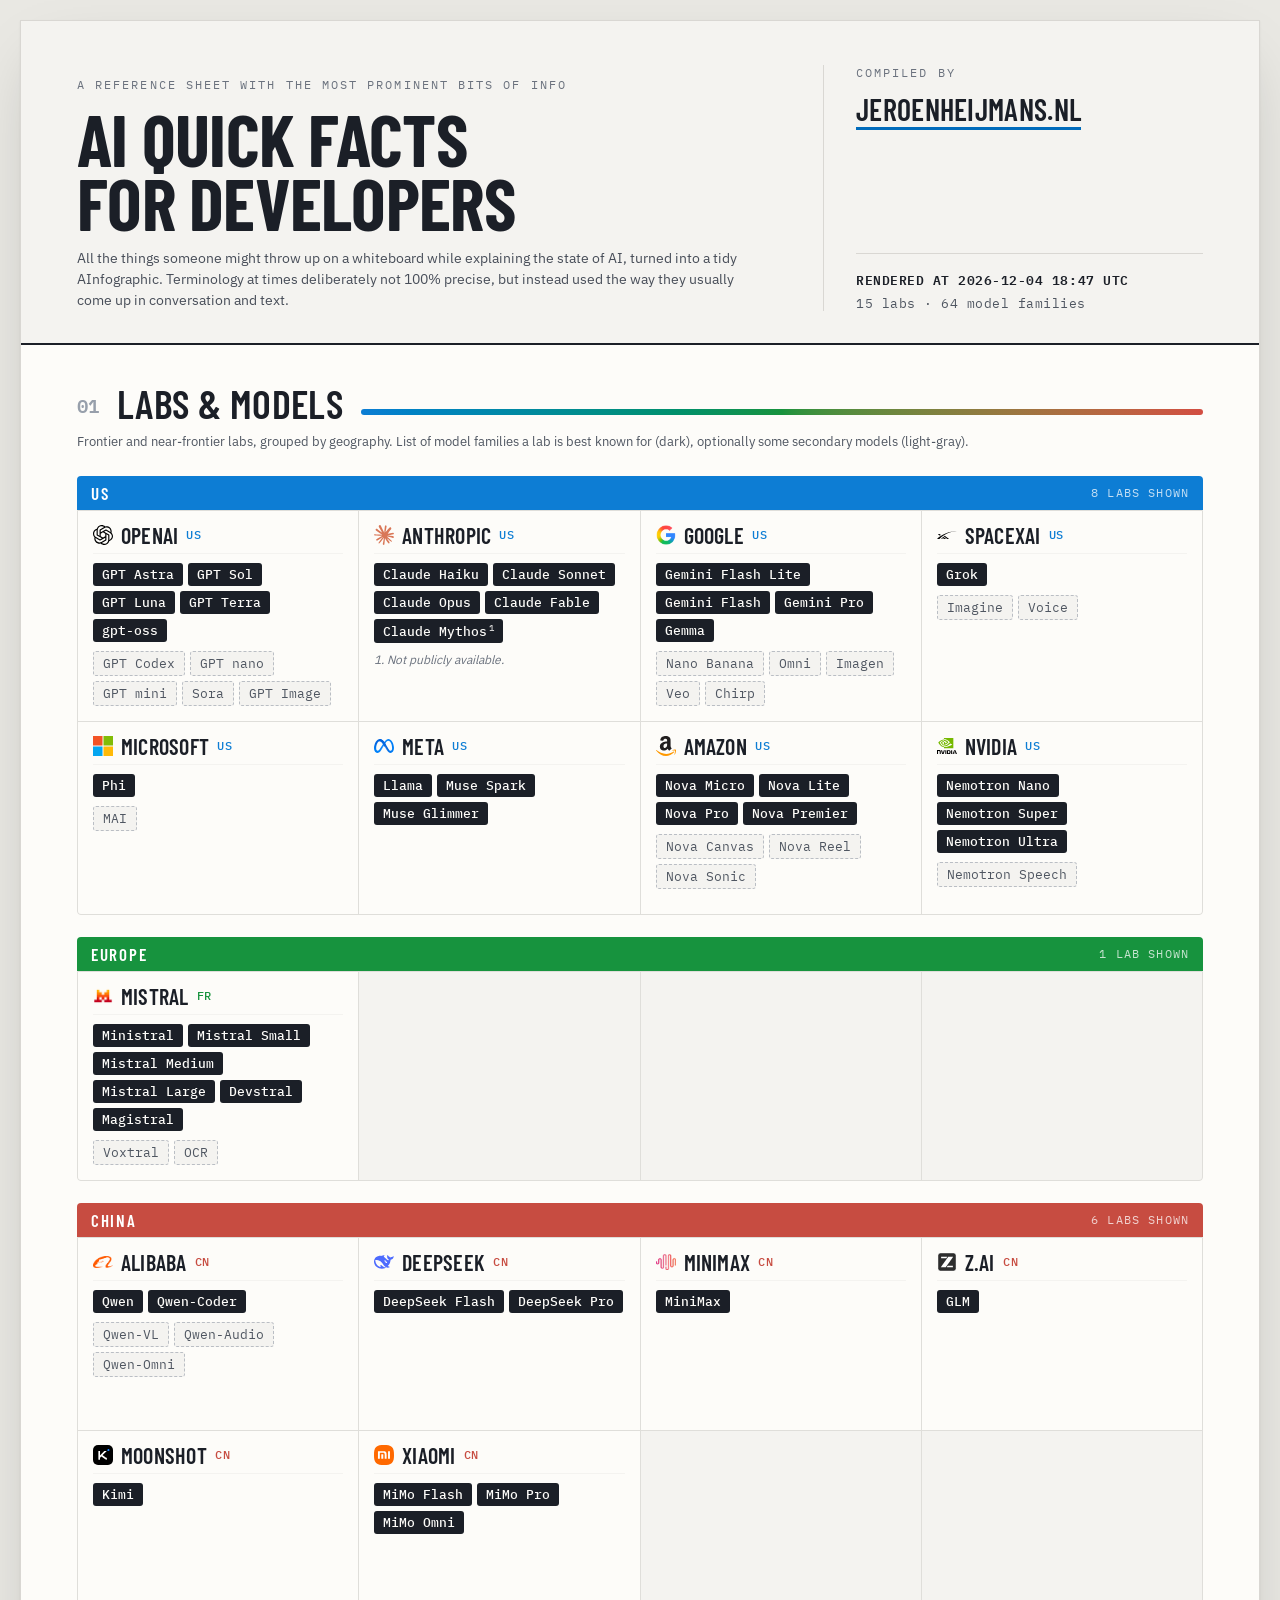
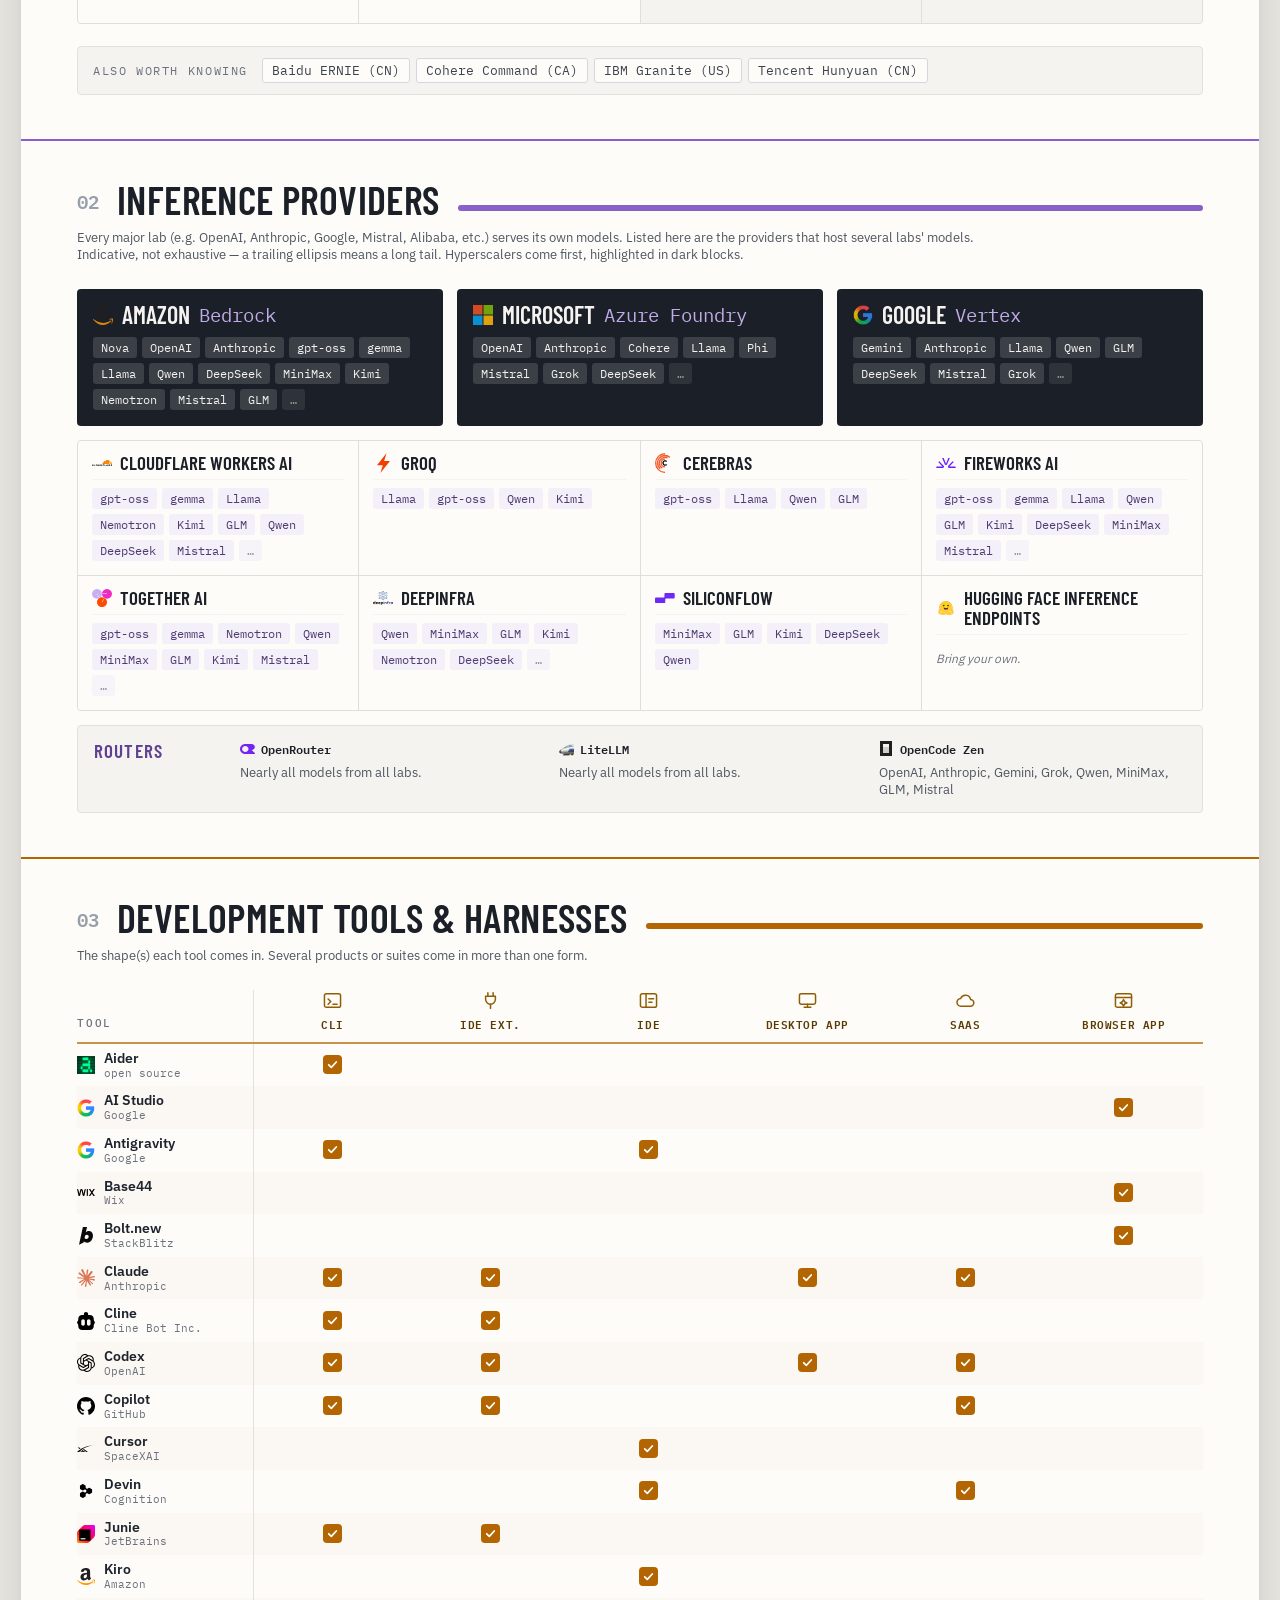
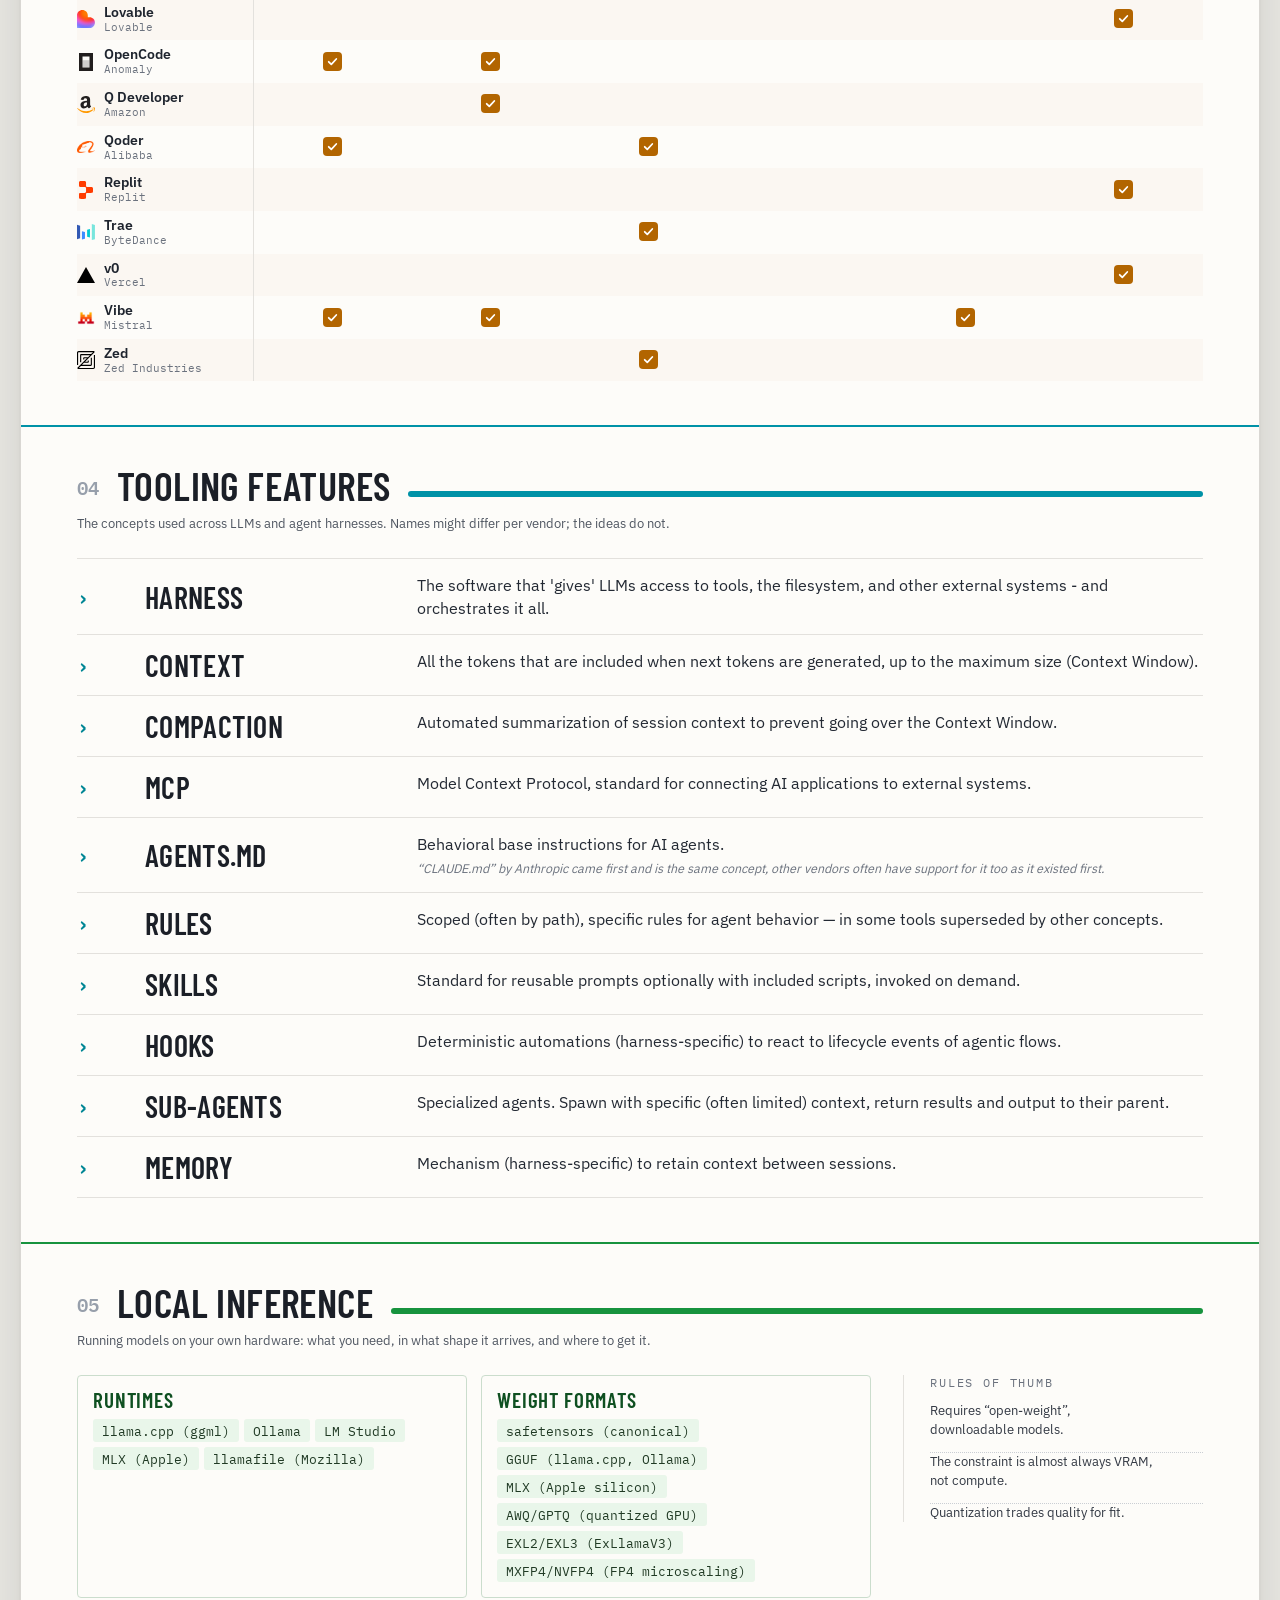
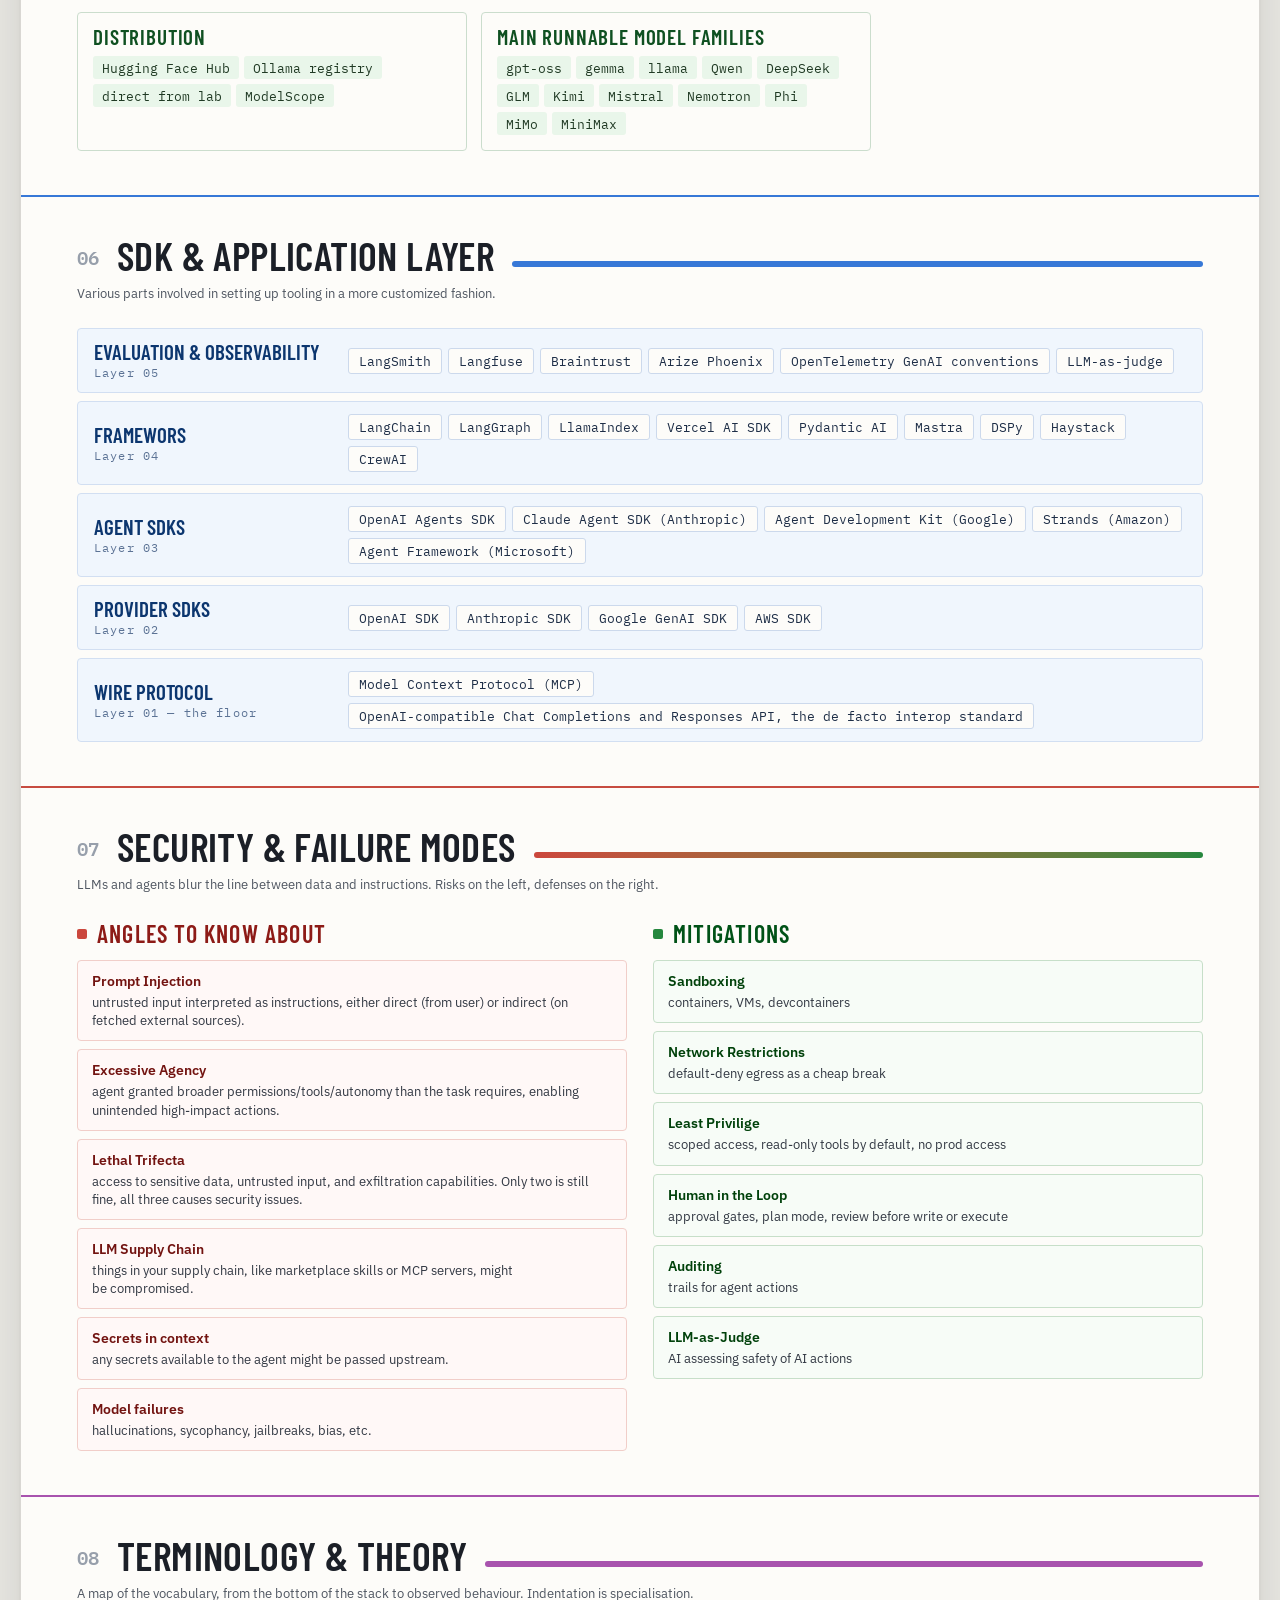
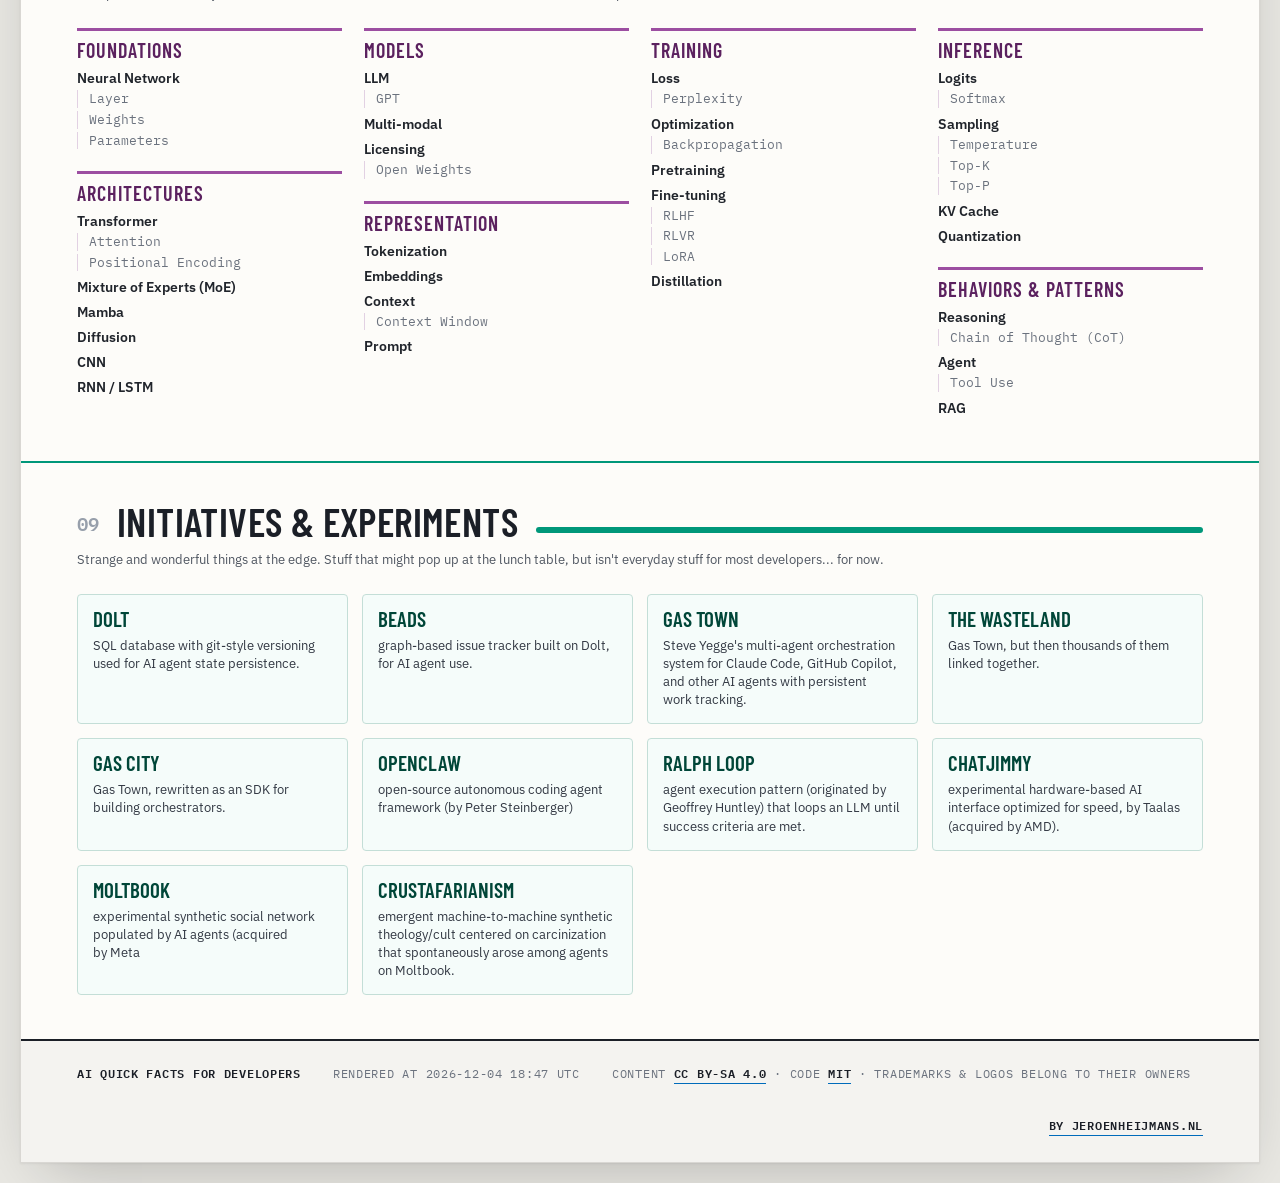
<file: index.html>
<!doctype html>
<html lang="en">
<head>
<meta charset="utf-8">
<meta name="viewport" content="width=device-width, initial-scale=1">
<title>AI Quick Facts for Developers</title>
<meta name="description" content="A reference sheet with the most prominent bits of info: labs, models, inference, harnesses and the vocabulary around them.">
<link rel="stylesheet" href="css/style.css">
<link rel="icon" href="data:,">
</head>
<body>

<div class="page">
<div class="poster">

  <header class="title-block">
    <div class="title-main">
      <p class="kicker">A reference sheet with the most prominent bits of info</p>
      <h1>AI Quick Facts<br>for Developers</h1>
      <p class="dek">All the things someone might throw up on a whiteboard while explaining the state of AI, turned into a tidy AInfographic. Terminology at times deliberately not 100% precise, but instead used the way they usually come up in conversation and text.</p>
    </div>
    <div class="title-side">
      <div class="title-side-top">
        <div class="eyebrow">Compiled by</div>
        <a class="byline" href="https://jeroenheijmans.nl" target="_blank" rel="noopener noreferrer">JeroenHeijmans.nl</a>
      </div>
      <div class="title-side-bottom">
        <div class="edition" id="edition"></div>
        <div class="counts" id="counts"></div>
      </div>
    </div>
  </header>

  <main id="sections"></main>

  <footer class="colophon">
    <span class="colophon-title">AI Quick Facts for Developers</span>
    <span id="colophon-edition"></span>
    <span class="colophon-license">Content <a href="LICENSE-CONTENT">CC BY-SA 4.0</a> ·
      code <a href="LICENSE">MIT</a> · trademarks &amp; logos belong to their owners</span>
    <span class="spacer"></span>
    <a href="https://jeroenheijmans.nl" target="_blank" rel="noopener noreferrer">By JeroenHeijmans.nl</a>
  </footer>

</div>
</div>

<script src="js/data.js" defer></script>
<script src="js/app.js" defer></script>
<script src="js/sections/labs.js" defer></script>
<script src="js/sections/inference.js" defer></script>
<script src="js/sections/tools.js" defer></script>
<script src="js/sections/features.js" defer></script>
<script src="js/sections/local.js" defer></script>
<script src="js/sections/sdk.js" defer></script>
<script src="js/sections/security.js" defer></script>
<script src="js/sections/terminology.js" defer></script>
<script src="js/sections/initiatives.js" defer></script>
</body>
</html>
</file>
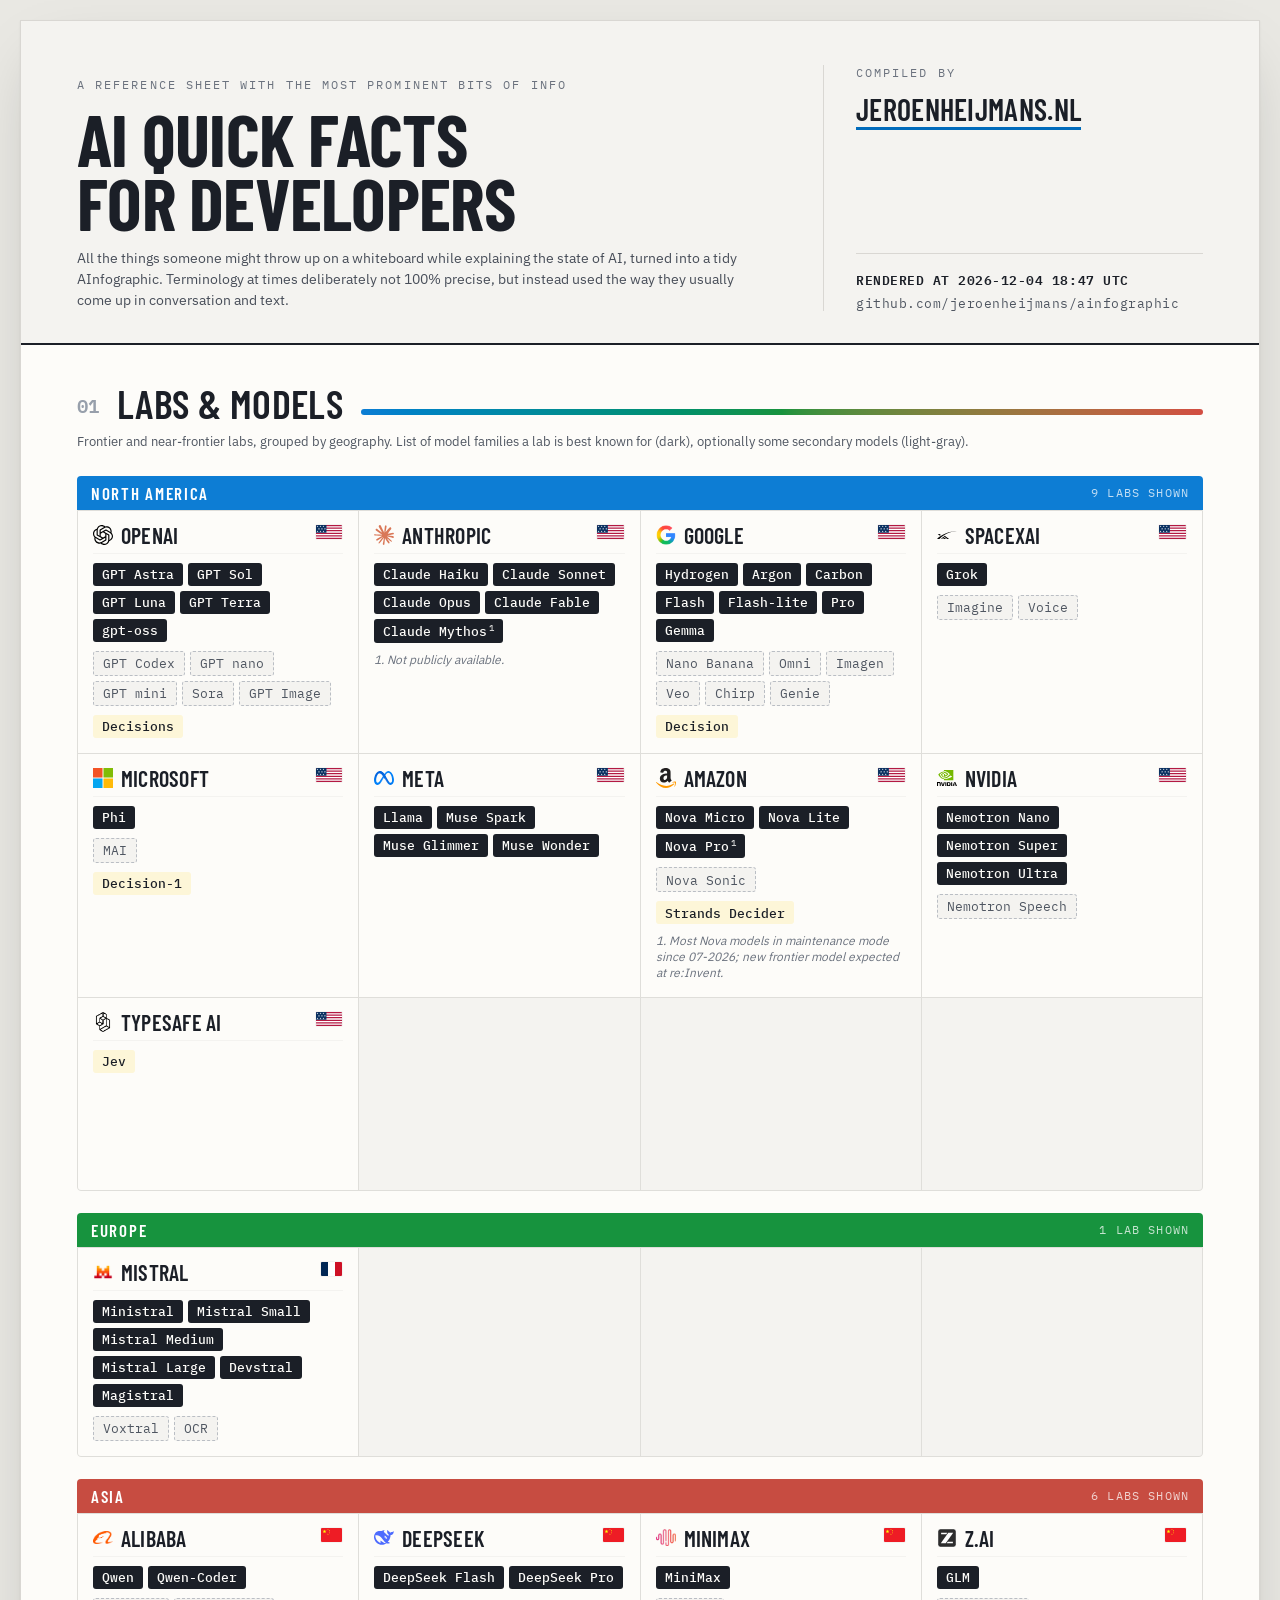
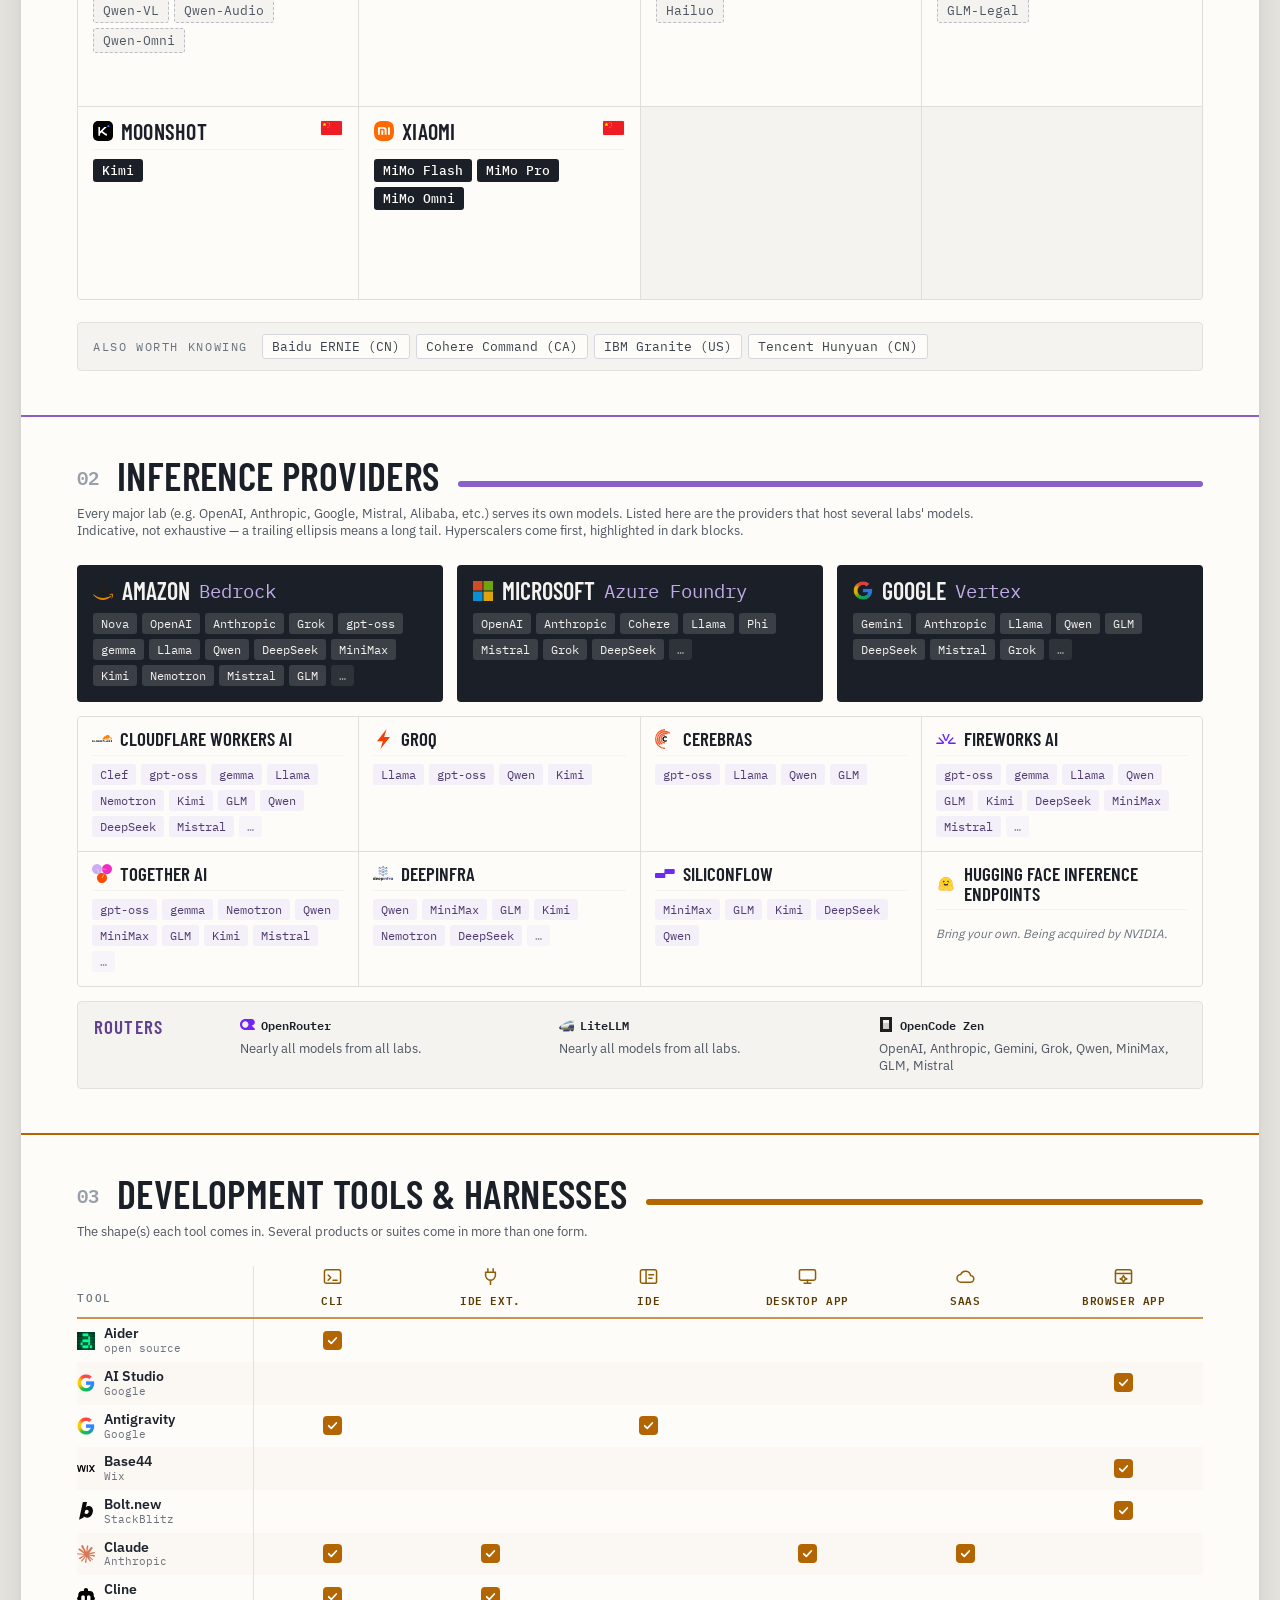
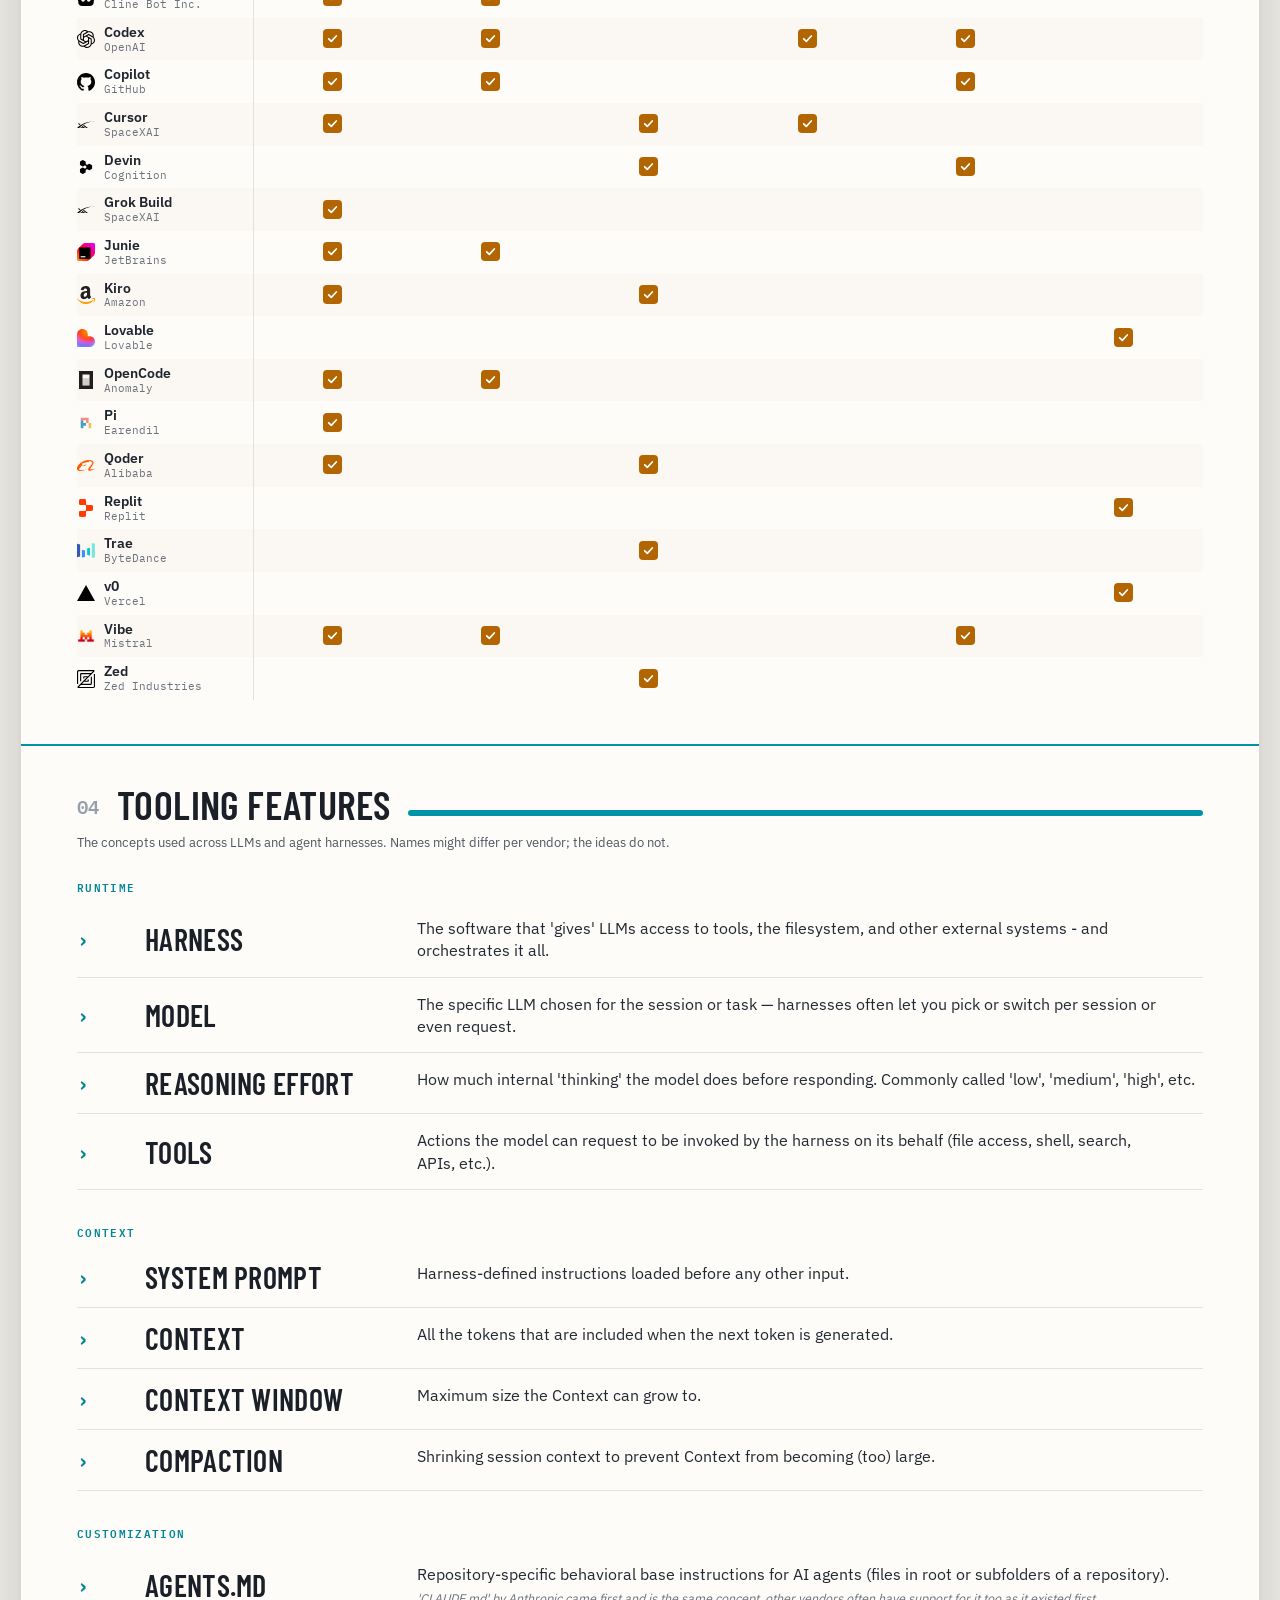
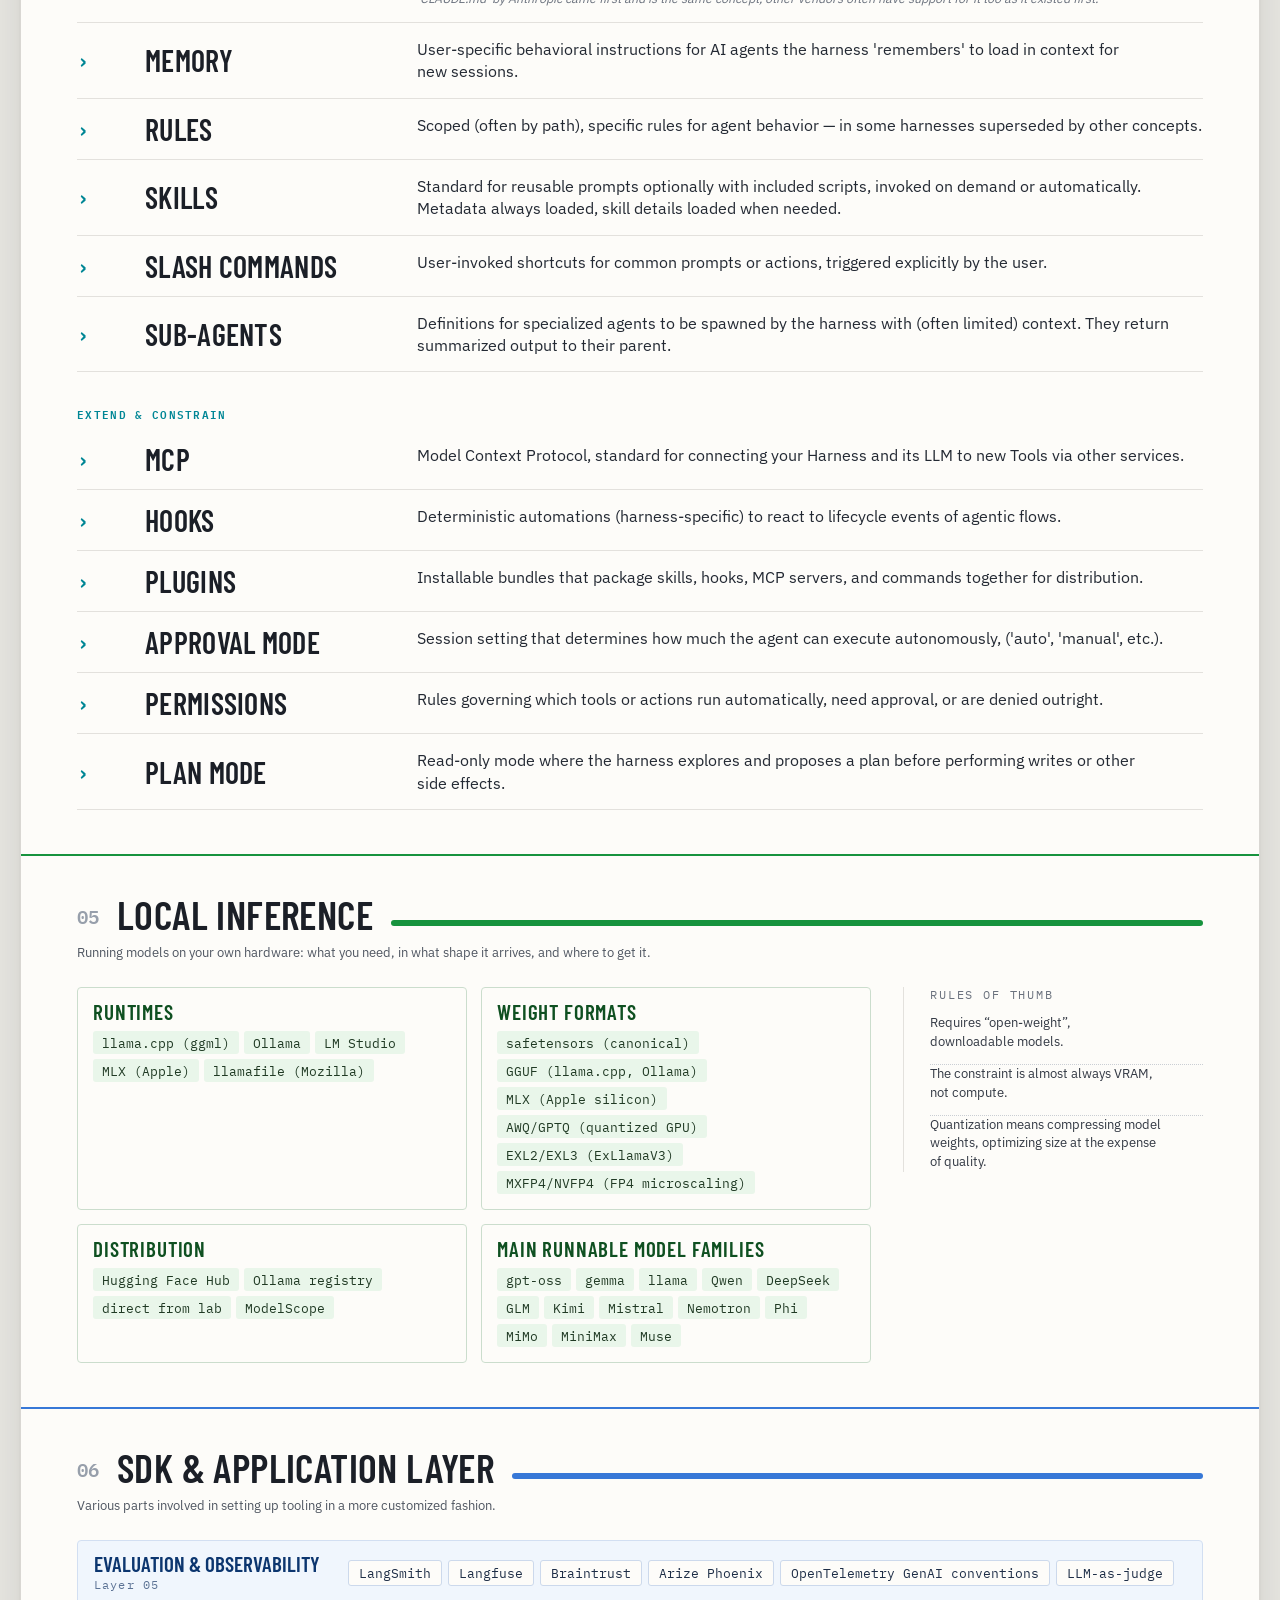
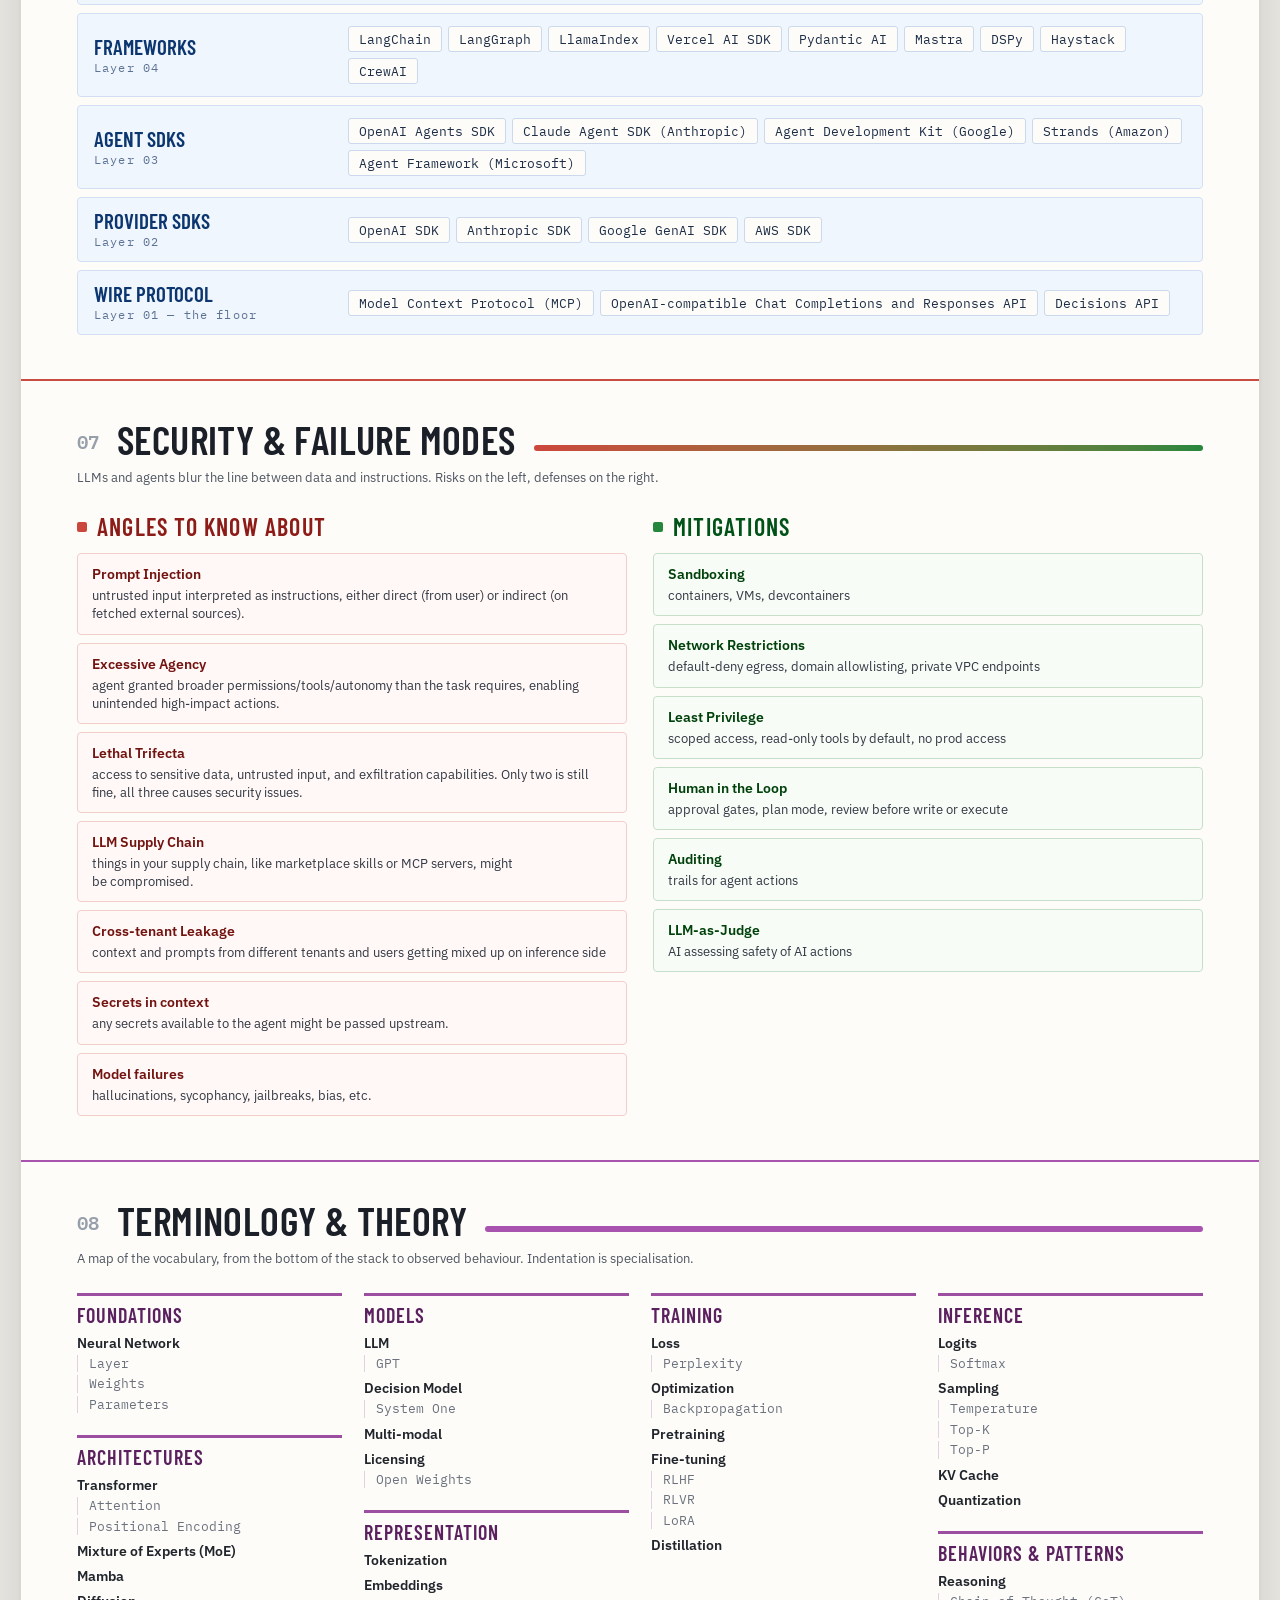
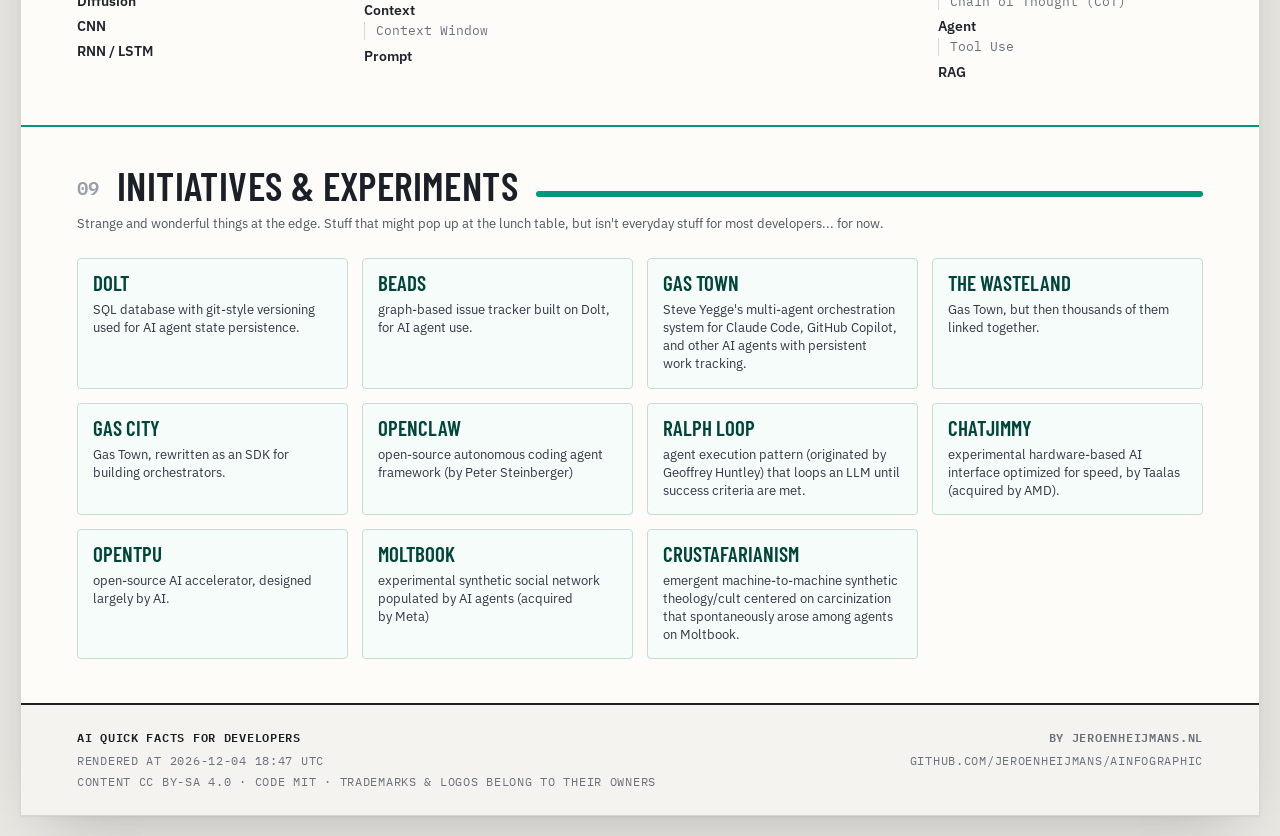
<file: docs/index.html>
<!doctype html>
<html lang="en">
<head>
<meta charset="utf-8">
<meta name="viewport" content="width=device-width, initial-scale=1">
<title>AI Quick Facts for Developers</title>
<meta name="description" content="A reference sheet with the most prominent bits of info: labs, models, inference, harnesses and the vocabulary around them.">
<!-- Cache busting: bump every ?v= below (same date everywhere) whenever css/ or js/ changes.
     The data lives inline in this file (see the <script> before app.js) so it is never stale relative to the page. -->
<link rel="stylesheet" href="css/style.css?v=2026-11-12">
<link rel="icon" href="favicon.svg" type="image/svg+xml">
<link rel="icon" href="favicon.ico" sizes="any">
<link rel="apple-touch-icon" href="apple-touch-icon.png">
</head>
<body>

<div class="page">
<div class="poster">

  <header class="title-block">
    <div class="title-main">
      <p class="kicker">A reference sheet with the most prominent bits of info</p>
      <h1>AI Quick Facts<br>for Developers</h1>
      <p class="dek">All the things someone might throw up on a whiteboard while explaining the state of AI, turned into a tidy AInfographic. Terminology at times deliberately not 100% precise, but instead used the way they usually come up in conversation and text.</p>
    </div>
    <div class="title-side">
      <div class="title-side-top">
        <div class="eyebrow">Compiled by</div>
        <a class="byline" href="https://jeroenheijmans.nl" target="_blank" rel="noopener noreferrer">JeroenHeijmans.nl</a>
      </div>
      <div class="title-side-bottom">
        <div class="edition" id="edition"></div>
        <a class="repo-link" href="https://github.com/jeroenheijmans/ainfographic" target="_blank" rel="noopener noreferrer">github.com/jeroenheijmans/ainfographic</a>
      </div>
    </div>
  </header>

  <main id="sections"></main>

  <footer class="colophon">
    <div class="colophon-main">
      <span class="colophon-title">AI Quick Facts for Developers</span>
      <span id="colophon-edition"></span>
      <span class="colophon-license">Content <a href="https://github.com/jeroenheijmans/ainfographic/blob/main/LICENSE-CONTENT" target="_blank" rel="noopener noreferrer">CC BY-SA 4.0</a> ·
        code <a href="https://github.com/jeroenheijmans/ainfographic/blob/main/LICENSE" target="_blank" rel="noopener noreferrer">MIT</a> · trademarks &amp; logos belong to their owners</span>
    </div>
    <div class="colophon-links">
      <a class="colophon-byline" href="https://jeroenheijmans.nl" target="_blank" rel="noopener noreferrer">By JeroenHeijmans.nl</a>
      <a href="https://github.com/jeroenheijmans/ainfographic" target="_blank" rel="noopener noreferrer">github.com/jeroenheijmans/ainfographic</a>
    </div>
  </footer>

</div>
</div>

<script>
window.DATA = {

  /* Logo file extension exceptions, keyed by logo `key`/`vendorKey`/`toolKey`. A
    key not listed here is assumed to be logos/<key>.svg; list it here (value
    "png") when a vendor only provides a PNG. */
  logoFileExtensions: {
    aider: "png",
    "ai-studio": "png",
    alibaba: "png",
    antigravity: "png",
    cloudflare: "png",
    google: "png",
    litellm: "png",
    minimax: "png",
    mistral: "png",
    qoder: "png",
    typesafe: "png",
    vibe: "png",
  },

  labs: {
    id: "labs-and-models",
    title: "Labs & Models",
    intro: "Frontier and near-frontier labs, grouped by geography. List of model families a lab is best known for (dark), optionally some secondary models (light-gray).",
    root: "Providers & Models",
    regions: [
      {
        name: "North America",
        labs: [
          {
            name: "OpenAI",
            key: "openai",
            country: "US",
            main: ["GPT Astra", "GPT Sol", "GPT Luna", "GPT Terra", "gpt-oss"],
            secondary: ["GPT Codex", "GPT nano", "GPT mini", "Sora", "GPT Image"],
            decisionModels: ["Decisions"],
          },
          {
            name: "Anthropic",
            key: "anthropic",
            country: "US",
            main: ["Claude Haiku", "Claude Sonnet", "Claude Opus", "Claude Fable", { name: "Claude Mythos", footnote: "Not publicly available." }],
          },
          {
            name: "Google",
            key: "google",
            country: "US",
            main: ["Hydrogen", "Argon", "Carbon", "Flash", "Flash-lite", "Pro", "Gemma"],
            secondary: ["Nano Banana", "Omni", "Imagen", "Veo", "Chirp", "Genie"],
            decisionModels: ["Decision"],
          },
          {
            name: "SpaceXAI",
            key: "spacexai",
            country: "US",
            main: ["Grok"],
            secondary: ["Imagine", "Voice"],
          },
          {
            name: "Microsoft",
            key: "microsoft",
            country: "US",
            main: ["Phi"],
            secondary: ["MAI"],
            decisionModels: ["Decision-1"],
          },
          {
            name: "Meta",
            key: "meta",
            country: "US",
            main: ["Llama", "Muse Spark", "Muse Glimmer", "Muse Wonder"],
          },
          {
            name: "Amazon",
            key: "amazon",
            country: "US",
            main: ["Nova Micro", "Nova Lite", { name: "Nova Pro", footnote: "Most Nova models in maintenance mode since 07-2026; new frontier model expected at re:Invent." }],
            secondary: ["Nova Sonic"],
            decisionModels: ["Strands Decider"],
          },
          {
            name: "NVIDIA",
            key: "nvidia",
            country: "US",
            main: ["Nemotron Nano", "Nemotron Super", "Nemotron Ultra"],
            secondary: ["Nemotron Speech"],
          },
          {
            name: "TypeSafe AI",
            key: "typesafe",
            country: "US",
            main: [],
            decisionModels: ["Jev"],
          },
        ],
      },
      {
        name: "Europe",
        labs: [
          {
            name: "Mistral",
            key: "mistral",
            country: "FR",
            main: ["Ministral", "Mistral Small", "Mistral Medium", "Mistral Large", "Devstral", "Magistral"],
            secondary: ["Voxtral", "OCR"],
          },
        ],
      },
      {
        name: "Asia",
        labs: [
          {
            name: "Alibaba",
            key: "alibaba",
            country: "CN",
            main: ["Qwen", "Qwen-Coder"],
            secondary: ["Qwen-VL", "Qwen-Audio", "Qwen-Omni"],
          },
          {
            name: "DeepSeek",
            key: "deepseek",
            country: "CN",
            main: ["DeepSeek Flash", "DeepSeek Pro"],
          },
          {
            name: "MiniMax",
            key: "minimax",
            country: "CN",
            main: ["MiniMax"],
            secondary: ["Hailuo"],
          },
          {
            name: "Z.ai",
            key: "z-ai",
            country: "CN",
            main: ["GLM"],
            secondary: ["GLM-Legal"],
          },
          {
            name: "Moonshot",
            key: "moonshot",
            country: "CN",
            main: ["Kimi"],
          },
          {
            name: "Xiaomi",
            key: "xiaomi",
            country: "CN",
            main: ["MiMo Flash", "MiMo Pro", "MiMo Omni"],
          },
        ],
      },
    ],
    addendum: [
      { name: "Baidu ERNIE", country: "CN" },
      { name: "Cohere Command", country: "CA" },
      { name: "IBM Granite", country: "US" },
      { name: "Tencent Hunyuan", country: "CN" },
    ],
  },

  inference: {
    id: "inference-providers",
    title: "Inference Providers",
    intro: "Every major lab (e.g. OpenAI, Anthropic, Google, Mistral, Alibaba, etc.) serves its own models. Listed here are the providers that host several labs' models. Indicative, not exhaustive — a trailing ellipsis means a long tail. Hyperscalers come first, highlighted in dark blocks.",
    hyperscalers: [
      { name: "Amazon", key: "amazon", label: "Bedrock",
        hosts: ["Nova", "OpenAI", "Anthropic", "Grok", "gpt-oss", "gemma", "Llama", "Qwen", "DeepSeek", "MiniMax", "Kimi", "Nemotron", "Mistral", "GLM"],
        longTail: true, },
      { name: "Microsoft", key: "microsoft", label: "Azure Foundry",
        hosts: ["OpenAI", "Anthropic", "Cohere", "Llama", "Phi", "Mistral", "Grok", "DeepSeek"],
        longTail: true, },
      { name: "Google", key: "google", label: "Vertex",
        hosts: ["Gemini", "Anthropic", "Llama", "Qwen", "GLM", "DeepSeek", "Mistral", "Grok"],
        longTail: true, },
    ],
    providers: [
      { name: "Cloudflare Workers AI", key: "cloudflare",
        hosts: ["Clef", "gpt-oss", "gemma", "Llama", "Nemotron", "Kimi", "GLM", "Qwen", "DeepSeek", "Mistral"],
        longTail: true, },
      { name: "Groq", key: "groq", hosts: ["Llama", "gpt-oss", "Qwen", "Kimi"] },
      { name: "Cerebras", key: "cerebras", hosts: ["gpt-oss", "Llama", "Qwen", "GLM"] },
      { name: "Fireworks AI", key: "fireworks-ai",
        hosts: ["gpt-oss", "gemma", "Llama", "Qwen", "GLM", "Kimi", "DeepSeek", "MiniMax", "Mistral"],
        longTail: true, },
      { name: "Together AI", key: "together-ai",
        hosts: ["gpt-oss", "gemma", "Nemotron", "Qwen", "MiniMax", "GLM", "Kimi", "Mistral"],
        longTail: true, },
      { name: "DeepInfra", key: "deepinfra",
        hosts: ["Qwen", "MiniMax", "GLM", "Kimi", "Nemotron", "DeepSeek"],
        longTail: true, },
      { name: "SiliconFlow", key: "siliconflow", hosts: ["MiniMax", "GLM", "Kimi", "DeepSeek", "Qwen"] },
      { name: "Hugging Face Inference Endpoints", key: "hugging-face", hosts: [], note: "Bring your own. Being acquired by NVIDIA.", },
    ],
    routers: [
      { name: "OpenRouter", key: "openrouter", hosts: [], note: "Nearly all models from all labs.", },
      { name: "LiteLLM", key: "litellm", hosts: [], note: "Nearly all models from all labs.", },
      { name: "OpenCode Zen", key: "opencode-zen", hosts: ["OpenAI", "Anthropic", "Gemini", "Grok", "Qwen", "MiniMax", "GLM", "Mistral"] },
    ],
  },

  tools: {
    id: "development-tools",
    title: "Development Tools & Harnesses",
    intro: "The shape(s) each tool comes in. Several products or suites come in more than one form.",
    forms: [
      { name: "CLI Tools", short: "CLI" },
      { name: "IDE Extensions", short: "IDE ext." },
      { name: "IDEs", short: "IDE" },
      { name: "Standalone GUI", short: "Desktop app" },
      { name: "SaaS Tools", short: "SaaS" },
      { name: "Browser Apps", short: "Browser app" },
    ],
    rows: [
      { name: "Aider", vendor: "open source", vendorKey: "aider", toolKey: "aider", forms: ["CLI Tools"] },
      { name: "AI Studio", vendor: "Google", vendorKey: "google", toolKey: "ai-studio", forms: ["Browser Apps"] },
      { name: "Antigravity", vendor: "Google", vendorKey: "google", toolKey: "antigravity", forms: ["CLI Tools", "IDEs"] },
      { name: "Base44", vendor: "Wix", vendorKey: "wix", toolKey: "base44", forms: ["Browser Apps"] },
      { name: "Bolt.new", vendor: "StackBlitz", vendorKey: "stackblitz", toolKey: "bolt-new", forms: ["Browser Apps"] },
      { name: "Claude", vendor: "Anthropic", vendorKey: "anthropic", toolKey: "claude-code", forms: ["CLI Tools", "IDE Extensions", "Standalone GUI", "SaaS Tools"] },
      { name: "Cline", vendor: "Cline Bot Inc.", vendorKey: "cline-bot-inc", toolKey: "cline", forms: ["CLI Tools", "IDE Extensions"] },
      { name: "Codex", vendor: "OpenAI", vendorKey: "openai", toolKey: "codex", forms: ["CLI Tools", "IDE Extensions", "Standalone GUI", "SaaS Tools"] },
      { name: "Copilot", vendor: "GitHub", vendorKey: "github", toolKey: "copilot", forms: ["CLI Tools", "IDE Extensions", "SaaS Tools"] },
      { name: "Cursor", vendor: "SpaceXAI", vendorKey: "spacexai", toolKey: "cursor", forms:  ["IDEs", "CLI Tools", "Standalone GUI"] },
      { name: "Devin", vendor: "Cognition", vendorKey: "cognition", toolKey: "devin", forms: ["IDEs", "SaaS Tools"] },
      { name: "Grok Build", vendor: "SpaceXAI", vendorKey: "spacexai", toolKey: "spacexai", forms: ["CLI Tools"] },
      { name: "Junie", vendor: "JetBrains", vendorKey: "jetbrains", toolKey: "junie", forms: ["CLI Tools", "IDE Extensions"] },
      { name: "Kiro", vendor: "Amazon", vendorKey: "amazon", toolKey: "kiro", forms: ["IDEs", "CLI Tools"] },
      { name: "Lovable", vendor: "Lovable", vendorKey: "lovable", toolKey: "lovable", forms: ["Browser Apps"] },
      { name: "OpenCode", vendor: "Anomaly", vendorKey: "anomaly", toolKey: "opencode", forms: ["CLI Tools", "IDE Extensions"] },
      { name: "Pi", vendor: "Earendil", vendorKey: "earendil", toolKey: "pi", forms: ["CLI Tools"] },
      { name: "Qoder", vendor: "Alibaba", vendorKey: "alibaba", toolKey: "qoder", forms: ["CLI Tools", "IDEs"] },
      { name: "Replit", vendor: "Replit", vendorKey: "replit", toolKey: "replit", forms: ["Browser Apps"] },
      { name: "Trae", vendor: "ByteDance", vendorKey: "bytedance", toolKey: "trae", forms: ["IDEs"] },
      { name: "v0", vendor: "Vercel", vendorKey: "vercel", toolKey: "v0", forms: ["Browser Apps"] },
      { name: "Vibe", vendor: "Mistral", vendorKey: "mistral", toolKey: "vibe", forms: ["CLI Tools", "IDE Extensions", "SaaS Tools"] },
      { name: "Zed", vendor: "Zed Industries", vendorKey: "zed-industries", toolKey: "zed", forms: ["IDEs"] },
    ],
  },

  features: {
    id: "tooling-features",
    title: "Tooling Features",
    intro: "The concepts used across LLMs and agent harnesses. Names might differ per vendor; the ideas do not.",
    groups: [
      {
        title: "Runtime",
        terms: [
          { term: "Harness", def: "The software that 'gives' LLMs access to tools, the filesystem, and other external systems - and orchestrates it all." },
          { term: "Model", def: "The specific LLM chosen for the session or task — harnesses often let you pick or switch per session or even request." },
          { term: "Reasoning Effort", def: "How much internal 'thinking' the model does before responding. Commonly called 'low', 'medium', 'high', etc." },
          { term: "Tools", def: "Actions the model can request to be invoked by the harness on its behalf (file access, shell, search, APIs, etc.)." },
        ],
      },
      {
        title: "Context",
        terms: [
          { term: "System Prompt", def: "Harness-defined instructions loaded before any other input." },
          { term: "Context", def: "All the tokens that are included when the next token is generated." },
          { term: "Context Window", def: "Maximum size the Context can grow to." },
          { term: "Compaction", def: "Shrinking session context to prevent Context from becoming (too) large." },
        ],
      },
      {
        title: "Customization",
        terms: [
          { term: "AGENTS.md", def: "Repository-specific behavioral base instructions for AI agents (files in root or subfolders of a repository).", footnote: "'CLAUDE.md' by Anthropic came first and is the same concept, other vendors often have support for it too as it existed first." },
          { term: "Memory", def: "User-specific behavioral instructions for AI agents the harness 'remembers' to load in context for new sessions." },
          { term: "Rules", def: "Scoped (often by path), specific rules for agent behavior — in some harnesses superseded by other concepts." },
          { term: "Skills", def: "Standard for reusable prompts optionally with included scripts, invoked on demand or automatically. Metadata always loaded, skill details loaded when needed." },
          { term: "Slash Commands", def: "User-invoked shortcuts for common prompts or actions, triggered explicitly by the user." },
          { term: "Sub-agents", def: "Definitions for specialized agents to be spawned by the harness with (often limited) context. They return summarized output to their parent." },
        ],
      },
      {
        title: "Extend & Constrain",
        terms: [
          { term: "MCP", def: "Model Context Protocol, standard for connecting your Harness and its LLM to new Tools via other services." },
          { term: "Hooks", def: "Deterministic automations (harness-specific) to react to lifecycle events of agentic flows." },
          { term: "Plugins", def: "Installable bundles that package skills, hooks, MCP servers, and commands together for distribution." },
          { term: "Approval Mode", def: "Session setting that determines how much the agent can execute autonomously, ('auto', 'manual', etc.)." },
          { term: "Permissions", def: "Rules governing which tools or actions run automatically, need approval, or are denied outright." },
          { term: "Plan Mode", def: "Read-only mode where the harness explores and proposes a plan before performing writes or other side effects." },
        ],
      },
    ],
  },

  local: {
    id: "local-inference",
    title: "Local Inference",
    intro: "Running models on your own hardware: what you need, in what shape it arrives, and where to get it.",
    notes: [
      "Requires “open-weight”, downloadable models.",
      "The constraint is almost always VRAM, not compute.",
      "Quantization means compressing model weights, optimizing size at the expense of quality.",
    ],
    layers: [
      { name: "Runtimes", items: ["llama.cpp (ggml)", "Ollama", "LM Studio", "MLX (Apple)", "llamafile (Mozilla)"] },
      { name: "Weight Formats", items: ["safetensors (canonical)", "GGUF (llama.cpp, Ollama)", "MLX (Apple silicon)", "AWQ/GPTQ (quantized GPU)", "EXL2/EXL3 (ExLlamaV3)", "MXFP4/NVFP4 (FP4 microscaling)"] },
      { name: "Distribution", items: ["Hugging Face Hub", "Ollama registry", "direct from lab", "ModelScope"] },
      { name: "Main runnable model families", items: ["gpt-oss", "gemma", "llama", "Qwen", "DeepSeek", "GLM", "Kimi", "Mistral", "Nemotron", "Phi", "MiMo", "MiniMax", "Muse"] },
    ],
  },

  sdk: {
    id: "sdk-application-layer",
    title: "SDK & Application Layer",
    intro: "Various parts involved in setting up tooling in a more customized fashion.",
    layers: [
      { name: "Wire Protocol", items: ["Model Context Protocol (MCP)", "OpenAI-compatible Chat Completions and Responses API", "Decisions API"] },
      { name: "Provider SDKs", items: ["OpenAI SDK", "Anthropic SDK", "Google GenAI SDK", "AWS SDK"] },
      { name: "Agent SDKs", items: ["OpenAI Agents SDK", "Claude Agent SDK (Anthropic)", "Agent Development Kit (Google)", "Strands (Amazon)", "Agent Framework (Microsoft)"] },
      { name: "Frameworks", items: ["LangChain", "LangGraph", "LlamaIndex", "Vercel AI SDK", "Pydantic AI", "Mastra", "DSPy", "Haystack", "CrewAI"] },
      { name: "Evaluation & Observability", items: ["LangSmith", "Langfuse", "Braintrust", "Arize Phoenix", "OpenTelemetry GenAI conventions", "LLM-as-judge"] },
    ],
  },

  security: {
    id: "security-and-failure-modes",
    title: "Security & Failure Modes",
    intro: "LLMs and agents blur the line between data and instructions. Risks on the left, defenses on the right.",
    angles: [
      { term: "Prompt Injection", def: "untrusted input interpreted as instructions, either direct (from user) or indirect (on fetched external sources).", },
      { term: "Excessive Agency", def: "agent granted broader permissions/tools/autonomy than the task requires, enabling unintended high-impact actions.", },
      { term: "Lethal Trifecta", def: "access to sensitive data, untrusted input, and exfiltration capabilities. Only two is still fine, all three causes security issues.", },
      { term: "LLM Supply Chain", def: "things in your supply chain, like marketplace skills or MCP servers, might be compromised.", },
      { term: "Cross-tenant Leakage", def: "context and prompts from different tenants and users getting mixed up on inference side", },
      { term: "Secrets in context", def: "any secrets available to the agent might be passed upstream.", },
      { term: "Model failures", def: "hallucinations, sycophancy, jailbreaks, bias, etc.", },
    ],
    mitigations: [
      { term: "Sandboxing", def: "containers, VMs, devcontainers" },
      { term: "Network Restrictions", def: "default-deny egress, domain allowlisting, private VPC endpoints" },
      { term: "Least Privilege", def: "scoped access, read-only tools by default, no prod access" },
      { term: "Human in the Loop", def: "approval gates, plan mode, review before write or execute" },
      { term: "Auditing", def: "trails for agent actions" },
      { term: "LLM-as-Judge", def: "AI assessing safety of AI actions" },
    ],
  },

  terminology: {
    id: "terminology-and-theory",
    title: "Terminology & Theory",
    intro: "A map of the vocabulary, from the bottom of the stack to observed behaviour. Indentation is specialisation.",
    tree: [
      { name: "Foundations", children: [
        { name: "Neural Network", children: [
          { name: "Layer" }, { name: "Weights" }, { name: "Parameters" },
        ],},
      ],},
      { name: "Architectures", children: [
        { name: "Transformer", children: [
          { name: "Attention" }, { name: "Positional Encoding" },
        ],},
        { name: "Mixture of Experts (MoE)" },
        { name: "Mamba" },
        { name: "Diffusion" },
        { name: "CNN" },
        { name: "RNN / LSTM" },
      ],},
      { name: "Models", children: [
        { name: "LLM", children: [
          { name: "GPT" },
        ],},
        { name: "Decision Model", children: [
          { name: "System One" },
        ],},
        { name: "Multi-modal" },
        { name: "Licensing", children: [
          { name: "Open Weights" },
        ],},
      ],},
      { name: "Representation", children: [
        { name: "Tokenization" },
        { name: "Embeddings" },
        { name: "Context", children: [
          { name: "Context Window" },
        ],},
        { name: "Prompt" },
      ],},
      { name: "Training", children: [
        { name: "Loss", children: [
          { name: "Perplexity" },
        ],},
        { name: "Optimization", children: [
          { name: "Backpropagation" },
        ],},
        { name: "Pretraining" },
        { name: "Fine-tuning", children: [
          { name: "RLHF" }, { name: "RLVR" }, { name: "LoRA" },
        ],},
        { name: "Distillation" },
      ],},
      { name: "Inference", children: [
        { name: "Logits", children: [
          { name: "Softmax" },
        ],},
        { name: "Sampling", children: [
          { name: "Temperature" }, { name: "Top-K" }, { name: "Top-P" },
        ],},
        { name: "KV Cache" },
        { name: "Quantization" },
      ],},
      { name: "Behaviors & Patterns", children: [
        { name: "Reasoning", children: [
          { name: "Chain of Thought (CoT)" },
        ],},
        { name: "Agent", children: [
          { name: "Tool Use" },
        ],},
        { name: "RAG" },
      ],},
    ],
  },

  initiatives: {
    id: "initiatives-and-experiments",
    title: "Initiatives & Experiments",
    intro: "Strange and wonderful things at the edge. Stuff that might pop up at the lunch table, but isn't everyday stuff for most developers... for now.",
    items: [
      { name: "Dolt", def: "SQL database with git-style versioning used for AI agent state persistence." },
      { name: "Beads", def: "graph-based issue tracker built on Dolt, for AI agent use." },
      { name: "Gas Town", def: "Steve Yegge's multi-agent orchestration system for Claude Code, GitHub Copilot, and other AI agents with persistent work tracking." },
      { name: "The Wasteland", def: "Gas Town, but then thousands of them linked together." },
      { name: "Gas City", def: "Gas Town, rewritten as an SDK for building orchestrators." },
      { name: "OpenClaw", def: "open-source autonomous coding agent framework (by Peter Steinberger)" },
      { name: "Ralph Loop", def: "agent execution pattern (originated by Geoffrey Huntley) that loops an LLM until success criteria are met." },
      { name: "ChatJimmy", def: "experimental hardware-based AI interface optimized for speed, by Taalas (acquired by AMD)." },
      { name: "OpenTPU", def: "open-source AI accelerator, designed largely by AI." },
      { name: "Moltbook", def: "experimental synthetic social network populated by AI agents (acquired by Meta)" },
      { name: "Crustafarianism", def: "emergent machine-to-machine synthetic theology/cult centered on carcinization that spontaneously arose among agents on Moltbook." },
    ],
  }
};
</script>

<script src="js/app.js?v=2026-11-12" defer></script>
<script src="js/sections/labs.js?v=2026-11-12" defer></script>
<script src="js/sections/inference.js?v=2026-11-12" defer></script>
<script src="js/sections/tools.js?v=2026-11-12" defer></script>
<script src="js/sections/features.js?v=2026-11-12" defer></script>
<script src="js/sections/local.js?v=2026-11-12" defer></script>
<script src="js/sections/sdk.js?v=2026-11-12" defer></script>
<script src="js/sections/security.js?v=2026-11-12" defer></script>
<script src="js/sections/terminology.js?v=2026-11-12" defer></script>
<script src="js/sections/initiatives.js?v=2026-11-12" defer></script>
</body>
</html>
</file>
<file: css/style.css>
/* ==========================================================================
   The State of Artificial Intelligence — design system
   One fixed-width poster, one style, screen and print alike.
   ========================================================================== */

@font-face {
  font-family: "Barlow Condensed";
  font-style: normal;
  font-weight: 500;
  font-display: swap;
  src: url("../fonts/barlow-condensed-500.woff2") format("woff2");
}
@font-face {
  font-family: "Barlow Condensed";
  font-style: normal;
  font-weight: 600;
  font-display: swap;
  src: url("../fonts/barlow-condensed-600.woff2") format("woff2");
}
@font-face {
  font-family: "Barlow Condensed";
  font-style: normal;
  font-weight: 700;
  font-display: swap;
  src: url("../fonts/barlow-condensed-700.woff2") format("woff2");
}
@font-face {
  font-family: "IBM Plex Sans";
  font-style: normal;
  font-weight: 400;
  font-display: swap;
  src: url("../fonts/ibm-plex-sans-400.woff2") format("woff2");
}
@font-face {
  font-family: "IBM Plex Sans";
  font-style: normal;
  font-weight: 500;
  font-display: swap;
  src: url("../fonts/ibm-plex-sans-500.woff2") format("woff2");
}
@font-face {
  font-family: "IBM Plex Sans";
  font-style: normal;
  font-weight: 600;
  font-display: swap;
  src: url("../fonts/ibm-plex-sans-600.woff2") format("woff2");
}
@font-face {
  font-family: "IBM Plex Mono";
  font-style: normal;
  font-weight: 400;
  font-display: swap;
  src: url("../fonts/ibm-plex-mono-400.woff2") format("woff2");
}
@font-face {
  font-family: "IBM Plex Mono";
  font-style: normal;
  font-weight: 500;
  font-display: swap;
  src: url("../fonts/ibm-plex-mono-500.woff2") format("woff2");
}
@font-face {
  font-family: "IBM Plex Mono";
  font-style: normal;
  font-weight: 600;
  font-display: swap;
  src: url("../fonts/ibm-plex-mono-600.woff2") format("woff2");
}

:root {
  color-scheme: light;

  --paper:      oklch(0.93 0.006 90);
  --card:       oklch(0.99 0.004 90);
  --card-tint:  oklch(0.965 0.004 90);
  --ink:        oklch(0.24 0.015 260);
  --ink-soft:   oklch(0.42 0.02 260);
  --ink-muted:  oklch(0.45 0.02 260);
  --ink-faint:  oklch(0.55 0.02 260);
  --hairline:   oklch(0.9 0.006 90);
  --hairline-strong: oklch(0.88 0.006 90);
  --hairline-soft: oklch(0.91 0.006 90);

  --accent-link: oklch(0.52 0.15 250);
  --accent-link-hover: oklch(0.42 0.16 250);

  --hue-labs-na: 250;
  --hue-labs-eu: 148;
  --hue-labs-asia: 28;
  --hue-inference: 300;
  --hue-tools: 72;
  --hue-features: 205;
  --hue-local: 148;
  --hue-sdk: 258;
  --hue-security-risk: 28;
  --hue-security-mitigation: 148;
  --hue-terminology: 325;
  --hue-initiatives: 178;

  --font-display: "Barlow Condensed", sans-serif;
  --font-body: "IBM Plex Sans", system-ui, sans-serif;
  --font-mono: "IBM Plex Mono", ui-monospace, monospace;

  --content-max: 1440px;
  --radius: 4px;
}

* { box-sizing: border-box; }

html, body {
  margin: 0;
  padding: 0;
  background: var(--paper);
}

body {
  font-family: var(--font-body);
  color: var(--ink);
  -webkit-font-smoothing: antialiased;
  text-rendering: optimizeLegibility;
}

a { color: var(--accent-link); text-decoration: none; }
a:hover { color: var(--accent-link-hover); text-decoration: underline; }

/* Available to assistive tech, invisible on the page — used where a visual
   cue (a checkmark, a coloured cell) carries meaning that needs words. */
.u-visually-hidden {
  position: absolute;
  width: 1px;
  height: 1px;
  margin: -1px;
  padding: 0;
  overflow: hidden;
  clip-path: inset(50%);
  white-space: nowrap;
  border: 0;
}

.page {
  width: 100%;
  display: flex;
  justify-content: center;
  padding: 40px 20px 80px;
}
@media (max-width: 1439px) {
  .page { padding: 20px; }
}

.poster {
  width: var(--content-max);
  max-width: 100%;
  background: var(--card);
  box-shadow: 0 1px 2px rgba(0, 0, 0, .06), 0 24px 64px -24px rgba(0, 0, 0, .25);
  border: 1px solid var(--hairline-strong);
}

/* ---------- Title block ---------- */

.title-block {
  display: grid;
  grid-template-columns: minmax(0, 1fr) 380px;
  gap: 40px;
  padding: 44px 56px 32px;
  border-bottom: 2px solid var(--ink);
  background: var(--card-tint);
}

.eyebrow, .kicker {
  font-family: var(--font-mono);
  font-size: 11.5px;
  letter-spacing: .18em;
  text-transform: uppercase;
  color: var(--ink-faint);
  margin-bottom: 14px;
}

.title-main h1 {
  font-family: var(--font-display);
  font-weight: 700;
  font-size: clamp(40px, 5.7vw, 82px);
  line-height: .88;
  letter-spacing: -.01em;
  text-transform: uppercase;
  margin: 0 0 14px;
}

.title-main .dek {
  margin: 0;
  max-width: 680px;
  font-size: 14px;
  line-height: 1.5;
  color: var(--ink-soft);
  text-wrap: pretty;
}

.title-side {
  display: flex;
  flex-direction: column;
  justify-content: space-between;
  gap: 26px;
  border-left: 1px solid var(--hairline-strong);
  padding-left: 32px;
}

.byline {
  font-family: var(--font-display);
  font-weight: 600;
  font-size: clamp(20px, 2.4vw, 30px);
  line-height: 1;
  text-transform: uppercase;
  letter-spacing: .01em;
  color: var(--ink);
  display: inline-block;
  border-bottom: 3px solid var(--accent-link);
  padding-bottom: 3px;
}
.byline:hover { color: var(--ink); text-decoration: none; }

.title-side-bottom {
  display: flex;
  flex-direction: column;
  gap: 6px;
  padding-top: 18px;
  border-top: 1px solid var(--hairline-strong);
}

.edition {
  font-family: var(--font-mono);
  font-weight: 600;
  font-size: 13px;
  line-height: 1.3;
  text-transform: uppercase;
  letter-spacing: .04em;
}

.counts {
  font-family: var(--font-mono);
  font-size: 12.5px;
  letter-spacing: .04em;
  color: var(--ink-muted);
}

@media (max-width: 760px) {
  .title-block { grid-template-columns: 1fr; }
  .title-side { border-left: none; padding-left: 0; border-top: 1px solid var(--hairline-strong); padding-top: 24px; flex-direction: row; justify-content: space-between; }
}

/* Tiny: keep "Compiled by" stacked above "Rendered at" instead of side-by-side. */
@media (max-width: 640px) {
  .title-side { flex-direction: column; justify-content: flex-start; }
}

/* ---------- Panels (shared chrome) ---------- */

.panel {
  padding: 40px 56px 44px;
  border-top: 2px solid oklch(0.58 0.16 var(--accent, 250));
  scroll-margin-top: 24px;
}
.panel--labs-and-models {
  border-top: none;
}

.panel-head {
  display: flex;
  align-items: flex-end;
  gap: 18px;
  margin-bottom: 6px;
}

.panel-head-link {
  display: flex;
  align-items: flex-end;
  gap: 18px;
  color: inherit;
  text-decoration: none;
}
.panel-head-link:hover h2 { text-decoration: underline; }

.panel-num {
  font-family: var(--font-mono);
  font-size: 19px;
  font-weight: 600;
  color: oklch(0.7 0.02 260);
}

.panel-head h2 {
  font-family: var(--font-display);
  font-weight: 600;
  text-transform: uppercase;
  letter-spacing: .01em;
  font-size: clamp(26px, 3.4vw, 40px);
  line-height: .9;
  margin: 0;
}

.panel-rule {
  flex: 1;
  height: 6px;
  border-radius: 3px;
  margin-bottom: 6px;
  background: oklch(0.58 0.16 var(--accent, 250));
}

.panel-intro {
  margin: 12px 0 26px;
  font-size: 13px;
  color: var(--ink-muted);
  max-width: 900px;
}

@media (prefers-reduced-motion: no-preference) {
  .panel {
    opacity: 0;
    transform: translateY(14px);
    transition: opacity .5s ease, transform .5s ease;
  }
  .panel.is-visible { opacity: 1; transform: none; }
}

/* Per-section accent hues */
.panel--inference-providers { --accent: var(--hue-inference); }
.panel--development-tools { --accent: var(--hue-tools); }
.panel--tooling-features { --accent: var(--hue-features); }
.panel--local-inference { --accent: var(--hue-local); }
.panel--sdk-application-layer { --accent: var(--hue-sdk); }
.panel--security-and-failure-modes { --accent: var(--hue-security-risk); }
.panel--security-and-failure-modes .panel-rule {
  background: linear-gradient(90deg, oklch(0.58 0.17 var(--hue-security-risk)), oklch(0.55 0.14 var(--hue-security-mitigation)));
}
.panel--terminology-and-theory { --accent: var(--hue-terminology); }
.panel--initiatives-and-experiments { --accent: var(--hue-initiatives); }
.panel--labs-and-models .panel-rule {
  background: linear-gradient(90deg, oklch(0.58 0.16 var(--hue-labs-na)), oklch(0.58 0.16 var(--hue-labs-eu)), oklch(0.6 0.17 var(--hue-labs-asia)));
}

/* ---------- 01 Labs & Models ---------- */

.lab-region { margin-bottom: 22px; }

.lab-region-head {
  display: flex;
  align-items: center;
  gap: 12px;
  background: oklch(0.58 0.16 var(--region-hue, 250));
  padding: 7px 14px;
  border-radius: 4px 4px 0 0;
}
.lab-region-name {
  font-family: var(--font-display);
  font-weight: 600;
  text-transform: uppercase;
  letter-spacing: .1em;
  font-size: 17px;
  color: #fff;
}
.lab-region-tally {
  flex: 1;
  text-align: right;
  font-family: var(--font-mono);
  font-size: 11.5px;
  letter-spacing: .1em;
  color: rgba(255, 255, 255, .75);
  text-transform: uppercase;
}

/* The grid itself carries the border/background instead of each card: a
   1px gap on that background reads as hairlines between cards, and the
   border always wraps the actual occupied rows/columns — including a
   trailing partial row (e.g. a region with just one lab) — since it's the
   container's edge, not a sum of per-card edges. */
.lab-grid {
  display: grid;
  grid-template-columns: repeat(4, 1fr);
  gap: 1px;
  background: var(--hairline);
  border: 1px solid var(--hairline);
  border-radius: 0 0 4px 4px;
  overflow: hidden;
}
@media (max-width: 1024px) {
  .lab-grid { grid-template-columns: repeat(2, 1fr); }
}
@media (max-width: 640px) {
  .lab-grid { grid-template-columns: 1fr; }
}

.lab-card {
  background: var(--card);
  padding: 13px 15px 15px;
  min-height: 192px;
  display: flex;
  flex-direction: column;
  gap: 9px;
}

/* Ghost cells pad a region's trailing row out to a full row, so the empty
   space reads as tint rather than bare hairline color — while still getting
   a hairline on every side from the grid's own gap technique. Column count
   changes per breakpoint, so each region carries filler counts for both the
   4-col and 2-col cases; .lab-card-filler--keep-2col marks the subset still
   needed once the grid drops to 2 columns (1-col never needs any, since
   every card already fills its own row). */
.lab-card-filler { background: var(--card-tint); }
@media (max-width: 1024px) {
  .lab-card-filler:not(.lab-card-filler--keep-2col) { display: none; }
}
@media (max-width: 640px) {
  .lab-card-filler { display: none; }
}

.lab-card-head {
  display: flex;
  align-items: center;
  gap: 8px;
  border-bottom: 1px solid var(--card-tint);
  padding-bottom: 7px;
}
.lab-name {
  font-family: var(--font-display);
  font-weight: 600;
  font-size: 22px;
  line-height: 1;
  text-transform: uppercase;
  letter-spacing: .01em;
}
.lab-cc {
  font-family: var(--font-mono);
  font-size: 11.5px;
  font-weight: 500;
  color: oklch(0.58 0.16 var(--region-hue, 250));
  letter-spacing: .08em;
}
.lab-chips { display: flex; flex-wrap: wrap; gap: 5px; }

.lab-chip {
  display: inline-block;
  padding: 3.5px 9px;
  border-radius: 3px;
  font-family: var(--font-mono);
  font-size: 12.5px;
  white-space: nowrap;
}
.lab-chip--main {
  background: var(--ink);
  color: var(--card);
  font-weight: 500;
}
.lab-chip--secondary {
  background: var(--card-tint);
  border: 1px dashed oklch(0.8 0.01 260);
  color: var(--ink-muted);
}
.lab-chip--addendum {
  background: var(--card);
  border: 1px solid oklch(0.88 0.01 260);
  color: oklch(0.38 0.02 260);
}
.lab-chip-mark { font-size: 9px; opacity: .8; margin-left: 2px; }

/* Vendor/company logo, shown when a data entry has a `key`. A missing file
   is hidden via onerror (js/app.js logoImg), degrading to the pre-existing
   text-only look rather than a broken-image icon. */
.vendor-logo {
  width: 20px;
  height: 20px;
  object-fit: contain;
  flex-shrink: 0;
}

.lab-footnote {
  font-size: 12px;
  font-style: italic;
  color: var(--ink-faint);
  line-height: 1.35;
}

.lab-addendum {
  display: flex;
  align-items: baseline;
  gap: 14px;
  flex-wrap: wrap;
  background: var(--card-tint);
  border: 1px solid var(--hairline-soft);
  border-radius: 4px;
  padding: 11px 15px;
}
.lab-addendum-label {
  font-family: var(--font-mono);
  font-size: 11.5px;
  letter-spacing: .14em;
  text-transform: uppercase;
  color: var(--ink-faint);
  white-space: nowrap;
}
.lab-addendum-chips { display: flex; flex-wrap: wrap; gap: 6px; }

/* ---------- 02 Inference Providers ---------- */

.hyperscaler-grid {
  display: grid;
  grid-template-columns: repeat(3, 1fr);
  gap: 14px;
  margin-bottom: 14px;
}
.hyperscaler-card {
  background: var(--ink);
  color: var(--card-tint);
  border-radius: 4px;
  padding: 14px 16px 16px;
  display: flex;
  flex-direction: column;
  gap: 10px;
}
.hyperscaler-head { display: flex; align-items: center; gap: 9px; }
.hyperscaler-head .vendor-logo { opacity: .85; }
.hyperscaler-name {
  font-family: var(--font-display);
  font-weight: 600;
  font-size: 24px;
  line-height: 1;
  text-transform: uppercase;
}
.hyperscaler-product {
  font-family: var(--font-mono);
  font-size: 19px;
  color: oklch(0.78 0.09 var(--hue-inference));
}

.host-chips { display: flex; flex-wrap: wrap; gap: 5px; }
.host-chip {
  display: inline-block;
  padding: 3px 8px;
  border-radius: 3px;
  background: rgba(255, 255, 255, .14);
  font-family: var(--font-mono);
  font-size: 12px;
  white-space: nowrap;
}
.provider-card .host-chip {
  background: oklch(0.96 0.012 var(--hue-inference));
  color: oklch(0.4 0.09 var(--hue-inference));
}
.host-chip--ellipsis { opacity: .6; }

/* Grid carries the border/background instead of each card — see .lab-grid
   for why: a 1px gap on that background reads as hairlines between cards,
   with no double-width seams. */
.provider-grid {
  display: grid;
  grid-template-columns: repeat(4, 1fr);
  gap: 1px;
  background: var(--hairline);
  border: 1px solid var(--hairline);
  border-radius: 4px;
  overflow: hidden;
  margin-bottom: 14px;
}
@media (max-width: 1024px) {
  .provider-grid { grid-template-columns: repeat(2, 1fr); }
}
@media (max-width: 640px) {
  .provider-grid { grid-template-columns: 1fr; }
}
.provider-card {
  background: var(--card);
  padding: 12px 14px 14px;
  display: flex;
  flex-direction: column;
  gap: 8px;
}
.provider-head {
  display: flex;
  align-items: center;
  gap: 8px;
  border-bottom: 1px solid var(--card-tint);
  padding-bottom: 6px;
}
.provider-name {
  font-family: var(--font-display);
  font-weight: 600;
  font-size: 19px;
  line-height: 1.05;
  text-transform: uppercase;
}
.provider-note { font-size: 12px; font-style: italic; color: var(--ink-faint); }

.router-row {
  display: grid;
  grid-template-columns: 130px 1fr;
  gap: 16px;
  align-items: start;
  background: var(--card-tint);
  border: 1px solid var(--hairline-soft);
  border-radius: 4px;
  padding: 13px 16px;
}
.router-label {
  font-family: var(--font-display);
  font-weight: 600;
  font-size: 19px;
  text-transform: uppercase;
  letter-spacing: .06em;
  color: oklch(0.45 0.13 var(--hue-inference));
}
.router-grid { display: grid; grid-template-columns: repeat(3, 1fr); gap: 12px; }
.router-item { display: flex; flex-direction: column; gap: 5px; }
.router-item-head { display: flex; align-items: center; gap: 6px; }
.router-item-head .vendor-logo { width: 15px; height: 15px; }
.router-name { font-family: var(--font-mono); font-size: 12px; font-weight: 600; }
.router-hosts { font-size: 13px; color: var(--ink-muted); line-height: 1.35; }

@media (max-width: 900px) {
  .hyperscaler-grid { grid-template-columns: 1fr; }
  .router-row { grid-template-columns: 1fr; }
  .router-grid { grid-template-columns: 1fr 1fr; }
}

/* ---------- 03 Development Tools & Harnesses ---------- */

.tools-icon { display: inline-flex; color: oklch(0.52 0.11 var(--hue-tools)); }
.tools-icon svg { width: 21px; height: 21px; display: block; }

.tools-table {
  width: 100%;
  border-collapse: collapse;
  table-layout: fixed;
}

/* Wide enough that no name or vendor ever wraps or clips — the widest pair
   today measures 118px including the logo, so this leaves ~40px of headroom
   for longer entries before the column would need revisiting. */
.tools-corner {
  width: 176px;
  text-align: left;
  vertical-align: bottom;
  padding: 0 16px 12px 0;
  font-family: var(--font-mono);
  font-size: 11px;
  font-weight: 500;
  letter-spacing: .16em;
  text-transform: uppercase;
  color: var(--ink-faint);
}

.tools-col { vertical-align: bottom; padding: 0 6px 11px; }
.tools-col-inner {
  display: flex;
  flex-direction: column;
  align-items: center;
  gap: 6px;
}
.tools-col-label {
  font-family: var(--font-mono);
  font-size: 11px;
  font-weight: 600;
  letter-spacing: .05em;
  text-transform: uppercase;
  line-height: 1.25;
  text-align: center;
  text-wrap: balance;
  color: oklch(0.38 0.08 var(--hue-tools));
}

.tools-stub {
  text-align: left;
  vertical-align: middle;
  font-weight: 400;
  padding: 6px 16px 6px 0;
}
/* Name over vendor rather than side by side: two short lines cost less width
   than one long one, and the columns get what's left. */
.tools-identity { display: flex; align-items: center; gap: 9px; }
.tools-identity .vendor-logo { width: 18px; height: 18px; }
/* Sized to the column rather than to its text, and clipped: an entry longer
   than the column reads as cut off at the edge instead of spilling into the
   matrix. The fade is the cut — a hard chop mid-glyph looks like a bug.
   Today's widest entry stops ~40px short of it. */
.tools-identity-text {
  display: flex;
  flex-direction: column;
  flex: 1;
  min-width: 0;
  overflow: hidden;
  -webkit-mask-image: linear-gradient(to right, #000 calc(100% - 20px), transparent);
  mask-image: linear-gradient(to right, #000 calc(100% - 20px), transparent);
}
.tools-name {
  font-size: 13.5px;
  font-weight: 600;
  line-height: 1.25;
  white-space: nowrap;
  color: oklch(0.26 0.02 260);
}
.tools-vendor {
  font-family: var(--font-mono);
  font-size: 11px;
  line-height: 1.25;
  white-space: nowrap;
  color: var(--ink-faint);
}

.tools-cell { text-align: center; vertical-align: middle; padding: 6px 4px; }

/* The mark: a solid tile in the section accent carrying a white check.
   Solid fill is what makes a sparse matrix scannable — a bare glyph in
   the accent colour disappears against the paper. */
.tools-mark {
  display: inline-flex;
  align-items: center;
  justify-content: center;
  width: 19px;
  height: 19px;
  border-radius: 4px;
  background: oklch(0.58 0.16 var(--hue-tools));
  color: #fff;
}
.tools-mark svg { width: 13px; height: 13px; display: block; }

/* Icon + label pill; the narrow layout's stand-in for a mark in a column. */
.tools-tag {
  display: none;
  align-items: center;
  gap: 5px;
  padding: 3px 9px 3px 6px;
  border-radius: 3px;
  background: oklch(0.96 0.03 var(--hue-tools));
  font-family: var(--font-mono);
  font-size: 12px;
  color: oklch(0.36 0.08 var(--hue-tools));
  white-space: nowrap;
}
.tools-tag .tools-icon svg { width: 15px; height: 15px; }

.tools-head-row { border-bottom: 2px solid oklch(0.7 0.11 var(--hue-tools)); }

/* Wide: banded rows carry the horizontal scan, so no row rules are needed —
   one vertical rule fences the stub column off from the matrix. */
@media (min-width: 861px) {
  .tools-row:nth-child(even) { background: oklch(0.977 0.008 var(--hue-tools)); }
  .tools-row:hover { background: oklch(0.962 0.019 var(--hue-tools)); }
  .tools-corner,
  .tools-stub { border-right: 1px solid var(--hairline-soft); }
}

/* Narrow: the header row goes to assistive tech only and each row becomes its
   own block — tool, then the forms it comes in, as tags. Same DOM, so nothing
   scrolls sideways and print follows the viewport. */
@media (max-width: 860px) {
  .tools-table,
  .tools-matrix tbody,
  .tools-row,
  .tools-stub { display: block; }
  .tools-matrix thead {
    position: absolute;
    width: 1px;
    height: 1px;
    overflow: hidden;
    clip-path: inset(50%);
  }
  .tools-row { padding: 11px 0; border-bottom: 1px solid var(--hairline-soft); }
  .tools-row:first-child { border-top: 1px solid var(--hairline-soft); }
  .tools-stub { padding: 0 0 7px; }
  .tools-cell { display: none; }
  .tools-cell.is-on {
    display: inline-block;
    padding: 0 6px 0 0;
    margin-bottom: 4px;
  }
  .tools-mark { display: none; }
  .tools-tag { display: inline-flex; }
}

/* ---------- 04 Tooling Features ---------- */

.features-wrap { display: flex; flex-direction: column; border-top: 1px solid var(--hairline-soft); }

.feature-row {
  display: grid;
  grid-template-columns: 46px 250px 1fr;
  gap: 22px;
  align-items: baseline;
  padding: 15px 0;
  border-bottom: 1px solid var(--hairline-soft);
}
.feature-num { align-self: center; font-family: var(--font-mono); font-size: 20px; font-weight: 600; line-height: 1; color: oklch(0.55 0.13 var(--hue-features)); }
.feature-term {
  align-self: center;
  font-family: var(--font-display);
  font-weight: 600;
  font-size: 30px;
  line-height: 1;
  text-transform: uppercase;
  letter-spacing: .01em;
}
.feature-body { display: flex; flex-direction: column; gap: 4px; }
.feature-def { font-size: 16px; line-height: 1.4; color: oklch(0.28 0.02 260); text-wrap: pretty; }
.feature-footnote { font-size: 12.5px; font-style: italic; line-height: 1.4; color: var(--ink-faint); text-wrap: pretty; }

@media (max-width: 760px) {
  .feature-row {
    grid-template-columns: auto 1fr;
    grid-template-areas: "num term" "body body";
    gap: 4px 10px;
  }
  .feature-num { grid-area: num; }
  .feature-term { grid-area: term; }
  .feature-body { grid-area: body; }
}

/* ---------- 05 Local Inference ---------- */

.local-wrap { display: grid; grid-template-columns: 1fr 300px; gap: 32px; align-items: start; }

.lane-grid { display: grid; grid-template-columns: repeat(2, 1fr); gap: 14px; }
.lane-card {
  border: 1px solid oklch(0.88 0.03 var(--hue-local));
  border-radius: 4px;
  padding: 13px 15px 15px;
  display: flex;
  flex-direction: column;
  gap: 9px;
}
.lane-name {
  font-family: var(--font-display);
  font-weight: 600;
  font-size: 21px;
  line-height: 1;
  text-transform: uppercase;
  letter-spacing: .04em;
  color: oklch(0.38 0.1 var(--hue-local));
}
.lane-items { display: flex; flex-wrap: wrap; gap: 5px; }
.lane-chip {
  padding: 3.5px 9px;
  border-radius: 3px;
  background: oklch(0.96 0.02 var(--hue-local));
  font-family: var(--font-mono);
  font-size: 12.5px;
  color: oklch(0.32 0.05 var(--hue-local));
  white-space: nowrap;
}

.local-notes {
  border-left: 1px solid var(--hairline-soft);
  padding-left: 26px;
  display: flex;
  flex-direction: column;
  gap: 12px;
}
.local-notes-label {
  font-family: var(--font-mono);
  font-size: 11.5px;
  letter-spacing: .16em;
  text-transform: uppercase;
  color: var(--ink-faint);
}
.local-note {
  font-size: 13px;
  line-height: 1.45;
  color: oklch(0.34 0.02 260);
  padding-bottom: 12px;
  border-bottom: 1px dotted oklch(0.85 0.01 260);
  text-wrap: pretty;
}
.local-note:last-child { border-bottom: none; padding-bottom: 0; }

@media (max-width: 900px) {
  .local-wrap { grid-template-columns: 1fr; }
  .local-notes { border-left: none; padding-left: 0; border-top: 1px solid var(--hairline-soft); padding-top: 16px; }
}
@media (max-width: 600px) {
  .lane-grid { grid-template-columns: 1fr; }
}

/* ---------- 06 SDK & Application Layer ---------- */

.sdk-wrap { display: flex; flex-direction: column; gap: 8px; }
.sdk-layer {
  display: grid;
  grid-template-columns: 232px 1fr;
  gap: 22px;
  align-items: center;
  background: oklch(0.97 0.012 var(--hue-sdk));
  border: 1px solid oklch(0.9 0.03 var(--hue-sdk));
  border-radius: 4px;
  padding: 12px 16px;
}
.sdk-layer-head { display: flex; flex-direction: column; gap: 2px; }
.sdk-layer-name {
  font-family: var(--font-display);
  font-weight: 600;
  font-size: 21px;
  line-height: 1.05;
  text-transform: uppercase;
  color: oklch(0.34 0.11 var(--hue-sdk));
}
.sdk-layer-tier { font-family: var(--font-mono); font-size: 11.5px; letter-spacing: .1em; color: oklch(0.55 0.06 var(--hue-sdk)); }
.sdk-layer-items { display: flex; flex-wrap: wrap; gap: 6px; }
.sdk-chip {
  display: inline-block;
  padding: 4px 10px;
  border-radius: 3px;
  background: var(--card);
  border: 1px solid oklch(0.88 0.03 var(--hue-sdk));
  font-family: var(--font-mono);
  font-size: 12.5px;
  color: oklch(0.3 0.05 var(--hue-sdk));
  max-width: 100%;
}

@media (max-width: 700px) {
  .sdk-layer { grid-template-columns: 1fr; }
}

/* ---------- 07 Security & Failure Modes ---------- */

.sec-grid { display: grid; grid-template-columns: 1fr 1fr; gap: 26px; align-items: start; }
.sec-col-head {
  display: flex;
  align-items: center;
  gap: 10px;
  margin-bottom: 12px;
  font-family: var(--font-display);
  font-weight: 600;
  font-size: 24px;
  text-transform: uppercase;
  letter-spacing: .05em;
}
.sec-col-head--risk { color: oklch(0.42 0.15 var(--hue-security-risk)); }
.sec-col-head--mitigation { color: oklch(0.38 0.12 var(--hue-security-mitigation)); }
.sec-dot { width: 10px; height: 10px; border-radius: 2px; }
.sec-col-head--risk .sec-dot { background: oklch(0.58 0.17 var(--hue-security-risk)); }
.sec-col-head--mitigation .sec-dot { background: oklch(0.55 0.14 var(--hue-security-mitigation)); }

.sec-list { display: flex; flex-direction: column; gap: 8px; }
.sec-card { border-radius: 4px; padding: 11px 14px; }
.sec-card--risk { border: 1px solid oklch(0.88 0.04 var(--hue-security-risk)); background: oklch(0.985 0.008 var(--hue-security-risk)); }
.sec-card--mitigation { border: 1px solid oklch(0.88 0.04 var(--hue-security-mitigation)); background: oklch(0.985 0.008 var(--hue-security-mitigation)); }
.sec-term { font-size: 14px; font-weight: 600; margin-bottom: 3px; }
.sec-card--risk .sec-term { color: oklch(0.36 0.13 var(--hue-security-risk)); }
.sec-card--mitigation .sec-term { color: oklch(0.32 0.11 var(--hue-security-mitigation)); }
.sec-def { font-size: 12.5px; line-height: 1.45; color: oklch(0.34 0.02 260); text-wrap: pretty; }

@media (max-width: 760px) {
  .sec-grid { grid-template-columns: 1fr; }
}

/* ---------- 08 Terminology & Theory ---------- */

.term-wrap { columns: 4; column-gap: 22px; }
.term-category {
  break-inside: avoid;
  border-top: 3px solid oklch(0.55 0.15 var(--hue-terminology));
  padding-top: 9px;
  margin-bottom: 22px;
}
.term-category-name {
  font-family: var(--font-display);
  font-weight: 600;
  font-size: 20px;
  line-height: 1;
  text-transform: uppercase;
  letter-spacing: .05em;
  margin-bottom: 9px;
  color: oklch(0.36 0.12 var(--hue-terminology));
}
.term-node { margin-bottom: 7px; }
.term-name { font-size: 13.5px; font-weight: 600; color: oklch(0.26 0.015 260); }
.term-child {
  font-family: var(--font-mono);
  font-size: 13px;
  color: var(--ink-faint);
  padding-left: 11px;
  border-left: 1px solid oklch(0.88 0.03 var(--hue-terminology));
  margin-top: 3px;
  line-height: 1.35;
}

@media (max-width: 1100px) { .term-wrap { columns: 3; } }
@media (max-width: 800px) { .term-wrap { columns: 2; } }
@media (max-width: 500px) { .term-wrap { columns: 1; } }

/* ---------- 09 Initiatives & Experiments ---------- */

.init-grid { display: grid; grid-template-columns: repeat(4, 1fr); gap: 14px; }
.init-card {
  border: 1px solid oklch(0.88 0.03 var(--hue-initiatives));
  background: oklch(0.985 0.008 var(--hue-initiatives));
  border-radius: 4px;
  padding: 13px 15px 15px;
  display: flex;
  flex-direction: column;
  gap: 6px;
}
.init-name {
  font-family: var(--font-display);
  font-weight: 600;
  font-size: 21px;
  line-height: 1.05;
  text-transform: uppercase;
  color: oklch(0.34 0.09 var(--hue-initiatives));
}
.init-def { font-size: 12.5px; line-height: 1.45; color: oklch(0.34 0.02 260); text-wrap: pretty; }

@media (max-width: 1000px) { .init-grid { grid-template-columns: repeat(2, 1fr); } }
@media (max-width: 500px) { .init-grid { grid-template-columns: 1fr; } }

/* ---------- Colophon ---------- */

.colophon {
  border-top: 2px solid var(--ink);
  padding: 22px 56px 26px;
  display: flex;
  align-items: baseline;
  gap: 32px;
  flex-wrap: wrap;
  font-family: var(--font-mono);
  font-size: 12px;
  letter-spacing: .06em;
  text-transform: uppercase;
  color: var(--ink-faint);
  background: var(--card-tint);
}
.colophon-title { font-weight: 600; color: var(--ink); }
.colophon .spacer { flex: 1; }
.colophon a {
  font-weight: 600;
  letter-spacing: .06em;
  color: var(--ink);
  border-bottom: 1px solid var(--accent-link);
}
.colophon a:hover { text-decoration: none; }

/* ---------- General responsive fallback ---------- */

@media (max-width: 640px) {
  .title-block, .panel { padding-top: 12px; padding-left: 22px; padding-right: 22px; gap: 22px; }
  .colophon { padding-left: 22px; padding-right: 22px; }
}

/* ---------- Tiniest viewport ---------- */

@media (max-width: 400px) {
  .page { padding: 5px; }
  .title-block { padding-top: 10px; }
  .lab-card { min-height: 0; }
}

/* ---------- Print ---------- */

@media print {
  @page { margin: 10mm; }

  html, body { background: #fff; }

  * {
    -webkit-print-color-adjust: exact;
    print-color-adjust: exact;
  }

  .page { padding: 0; }
  .poster { box-shadow: none; border: none; background: #fff; }

  .panel { opacity: 1 !important; transform: none !important; transition: none !important; }

  .panel { break-inside: avoid; page-break-inside: avoid; }
  .lab-region { break-inside: avoid; }
  .lab-card { break-inside: avoid; }

  a[href]::after { content: ""; }
}
</file>
<file: docs/css/style.css>
/* ==========================================================================
   The State of Artificial Intelligence — design system
   One fixed-width poster, one style, screen and print alike.
   ========================================================================== */

@font-face {
  font-family: "Barlow Condensed";
  font-style: normal;
  font-weight: 500;
  font-display: swap;
  src: url("../fonts/barlow-condensed-500.woff2") format("woff2");
}
@font-face {
  font-family: "Barlow Condensed";
  font-style: normal;
  font-weight: 600;
  font-display: swap;
  src: url("../fonts/barlow-condensed-600.woff2") format("woff2");
}
@font-face {
  font-family: "Barlow Condensed";
  font-style: normal;
  font-weight: 700;
  font-display: swap;
  src: url("../fonts/barlow-condensed-700.woff2") format("woff2");
}
@font-face {
  font-family: "IBM Plex Sans";
  font-style: normal;
  font-weight: 400;
  font-display: swap;
  src: url("../fonts/ibm-plex-sans-400.woff2") format("woff2");
}
@font-face {
  font-family: "IBM Plex Sans";
  font-style: normal;
  font-weight: 500;
  font-display: swap;
  src: url("../fonts/ibm-plex-sans-500.woff2") format("woff2");
}
@font-face {
  font-family: "IBM Plex Sans";
  font-style: normal;
  font-weight: 600;
  font-display: swap;
  src: url("../fonts/ibm-plex-sans-600.woff2") format("woff2");
}
@font-face {
  font-family: "IBM Plex Mono";
  font-style: normal;
  font-weight: 400;
  font-display: swap;
  src: url("../fonts/ibm-plex-mono-400.woff2") format("woff2");
}
@font-face {
  font-family: "IBM Plex Mono";
  font-style: normal;
  font-weight: 500;
  font-display: swap;
  src: url("../fonts/ibm-plex-mono-500.woff2") format("woff2");
}
@font-face {
  font-family: "IBM Plex Mono";
  font-style: normal;
  font-weight: 600;
  font-display: swap;
  src: url("../fonts/ibm-plex-mono-600.woff2") format("woff2");
}

:root {
  color-scheme: light;

  --paper:      oklch(0.93 0.006 90);
  --card:       oklch(0.99 0.004 90);
  --card-tint:  oklch(0.965 0.004 90);
  --ink:        oklch(0.24 0.015 260);
  --ink-soft:   oklch(0.42 0.02 260);
  --ink-muted:  oklch(0.45 0.02 260);
  --ink-faint:  oklch(0.55 0.02 260);
  --hairline:   oklch(0.9 0.006 90);
  --hairline-strong: oklch(0.88 0.006 90);
  --hairline-soft: oklch(0.91 0.006 90);

  --accent-link: oklch(0.52 0.15 250);
  --accent-link-hover: oklch(0.42 0.16 250);

  --hue-labs-na: 250;
  --hue-labs-eu: 148;
  --hue-labs-asia: 28;
  --hue-inference: 300;
  --hue-tools: 72;
  --hue-features: 205;
  --hue-local: 148;
  --hue-sdk: 258;
  --hue-security-risk: 28;
  --hue-security-mitigation: 148;
  --hue-terminology: 325;
  --hue-initiatives: 178;

  --font-display: "Barlow Condensed", sans-serif;
  --font-body: "IBM Plex Sans", system-ui, sans-serif;
  --font-mono: "IBM Plex Mono", ui-monospace, monospace;

  --content-max: 1440px;
  --radius: 4px;
}

* { box-sizing: border-box; }

html, body {
  margin: 0;
  padding: 0;
  background: var(--paper);
}

body {
  font-family: var(--font-body);
  color: var(--ink);
  -webkit-font-smoothing: antialiased;
  text-rendering: optimizeLegibility;
}

a { color: var(--accent-link); text-decoration: none; }
a:hover { color: var(--accent-link-hover); text-decoration: underline; }

/* Available to assistive tech, invisible on the page — used where a visual
   cue (a checkmark, a coloured cell) carries meaning that needs words. */
.u-visually-hidden {
  position: absolute;
  width: 1px;
  height: 1px;
  margin: -1px;
  padding: 0;
  overflow: hidden;
  clip-path: inset(50%);
  white-space: nowrap;
  border: 0;
}

.page {
  width: 100%;
  display: flex;
  justify-content: center;
  padding: 40px 20px 80px;
}
@media (max-width: 1439px) {
  .page { padding: 20px; }
}

.poster {
  width: var(--content-max);
  max-width: 100%;
  background: var(--card);
  box-shadow: 0 1px 2px rgba(0, 0, 0, .06), 0 24px 64px -24px rgba(0, 0, 0, .25);
  border: 1px solid var(--hairline-strong);
}

/* ---------- Title block ---------- */

.title-block {
  display: grid;
  grid-template-columns: minmax(0, 1fr) 380px;
  gap: 40px;
  padding: 44px 56px 32px;
  border-bottom: 2px solid var(--ink);
  background: var(--card-tint);
}

.eyebrow, .kicker {
  font-family: var(--font-mono);
  font-size: 11.5px;
  letter-spacing: .18em;
  text-transform: uppercase;
  color: var(--ink-faint);
  margin-bottom: 14px;
}

.title-main h1 {
  font-family: var(--font-display);
  font-weight: 700;
  font-size: clamp(40px, 5.7vw, 82px);
  line-height: .88;
  letter-spacing: -.01em;
  text-transform: uppercase;
  margin: 0 0 14px;
}

.title-main .dek {
  margin: 0;
  max-width: 680px;
  font-size: 14px;
  line-height: 1.5;
  color: var(--ink-soft);
  text-wrap: pretty;
}

.title-side {
  display: flex;
  flex-direction: column;
  justify-content: space-between;
  gap: 26px;
  border-left: 1px solid var(--hairline-strong);
  padding-left: 32px;
}

.byline {
  font-family: var(--font-display);
  font-weight: 600;
  font-size: clamp(20px, 2.4vw, 30px);
  line-height: 1;
  text-transform: uppercase;
  letter-spacing: .01em;
  color: var(--ink);
  display: inline-block;
  border-bottom: 3px solid var(--accent-link);
  padding-bottom: 3px;
}
.byline:hover { color: var(--ink); text-decoration: none; }

.title-side-bottom {
  display: flex;
  flex-direction: column;
  gap: 6px;
  padding-top: 18px;
  border-top: 1px solid var(--hairline-strong);
}

.edition {
  font-family: var(--font-mono);
  font-weight: 600;
  font-size: 13px;
  line-height: 1.3;
  text-transform: uppercase;
  letter-spacing: .04em;
}

.repo-link {
  font-family: var(--font-mono);
  font-size: 12.5px;
  letter-spacing: .04em;
  color: var(--ink-muted);
}
.repo-link:hover { color: var(--ink); }

@media (max-width: 760px) {
  .title-block { grid-template-columns: 1fr; }
  .title-side { border-left: none; padding-left: 0; border-top: 1px solid var(--hairline-strong); padding-top: 24px; flex-direction: row; justify-content: space-between; }
}

/* Tiny: keep "Compiled by" stacked above "Rendered at" instead of side-by-side. */
@media (max-width: 640px) {
  .title-side { flex-direction: column; justify-content: flex-start; }
}

/* ---------- Panels (shared chrome) ---------- */

.panel {
  padding: 40px 56px 44px;
  border-top: 2px solid oklch(0.58 0.16 var(--accent, 250));
  scroll-margin-top: 24px;
}
.panel--labs-and-models {
  border-top: none;
}

.panel-head {
  display: flex;
  align-items: flex-end;
  gap: 18px;
  margin-bottom: 6px;
}

.panel-head-link {
  display: flex;
  align-items: flex-end;
  gap: 18px;
  color: inherit;
  text-decoration: none;
}
.panel-head-link:hover h2 { text-decoration: underline; }

.panel-num {
  font-family: var(--font-mono);
  font-size: 19px;
  font-weight: 600;
  color: oklch(0.7 0.02 260);
}

.panel-head h2 {
  font-family: var(--font-display);
  font-weight: 600;
  text-transform: uppercase;
  letter-spacing: .01em;
  font-size: clamp(26px, 3.4vw, 40px);
  line-height: .9;
  margin: 0;
}

.panel-rule {
  flex: 1;
  height: 6px;
  border-radius: 3px;
  margin-bottom: 6px;
  background: oklch(0.58 0.16 var(--accent, 250));
}

.panel-intro {
  margin: 12px 0 26px;
  font-size: 13px;
  color: var(--ink-muted);
  max-width: 900px;
}

@keyframes panel-reveal {
  from { opacity: 0; transform: translateY(14px); }
  to { opacity: 1; transform: none; }
}

@media (prefers-reduced-motion: no-preference) {
  .panel {
    opacity: 0;
    animation: panel-reveal .5s ease forwards;
    animation-delay: calc(var(--panel-index, 0) * 70ms);
  }
}

/* Per-section accent hues */
.panel--inference-providers { --accent: var(--hue-inference); }
.panel--development-tools { --accent: var(--hue-tools); }
.panel--tooling-features { --accent: var(--hue-features); }
.panel--local-inference { --accent: var(--hue-local); }
.panel--sdk-application-layer { --accent: var(--hue-sdk); }
.panel--security-and-failure-modes { --accent: var(--hue-security-risk); }
.panel--security-and-failure-modes .panel-rule {
  background: linear-gradient(90deg, oklch(0.58 0.17 var(--hue-security-risk)), oklch(0.55 0.14 var(--hue-security-mitigation)));
}
.panel--terminology-and-theory { --accent: var(--hue-terminology); }
.panel--initiatives-and-experiments { --accent: var(--hue-initiatives); }
.panel--labs-and-models .panel-rule {
  background: linear-gradient(90deg, oklch(0.58 0.16 var(--hue-labs-na)), oklch(0.58 0.16 var(--hue-labs-eu)), oklch(0.6 0.17 var(--hue-labs-asia)));
}

/* ---------- 01 Labs & Models ---------- */

.lab-region { margin-bottom: 22px; }

.lab-region-head {
  display: flex;
  align-items: center;
  gap: 12px;
  background: oklch(0.58 0.16 var(--region-hue, 250));
  padding: 7px 14px;
  border-radius: 4px 4px 0 0;
}
.lab-region-name {
  font-family: var(--font-display);
  font-weight: 600;
  text-transform: uppercase;
  letter-spacing: .1em;
  font-size: 17px;
  color: #fff;
}
.lab-region-tally {
  flex: 1;
  text-align: right;
  font-family: var(--font-mono);
  font-size: 11.5px;
  letter-spacing: .1em;
  color: rgba(255, 255, 255, .75);
  text-transform: uppercase;
}

/* The grid itself carries the border/background instead of each card: a
   1px gap on that background reads as hairlines between cards, and the
   border always wraps the actual occupied rows/columns — including a
   trailing partial row (e.g. a region with just one lab) — since it's the
   container's edge, not a sum of per-card edges. */
.lab-grid {
  display: grid;
  grid-template-columns: repeat(4, 1fr);
  gap: 1px;
  background: var(--hairline);
  border: 1px solid var(--hairline);
  border-radius: 0 0 4px 4px;
  overflow: hidden;
}
@media (max-width: 1024px) {
  .lab-grid { grid-template-columns: repeat(2, 1fr); }
}
@media (max-width: 640px) {
  .lab-grid { grid-template-columns: 1fr; }
}

.lab-card {
  position: relative;
  background: var(--card);
  padding: 13px 15px 15px;
  min-height: 192px;
  display: flex;
  flex-direction: column;
  gap: 9px;
}

/* Ghost cells pad a region's trailing row out to a full row, so the empty
   space reads as tint rather than bare hairline color — while still getting
   a hairline on every side from the grid's own gap technique. Column count
   changes per breakpoint, so each region carries filler counts for both the
   4-col and 2-col cases; .lab-card-filler--keep-2col marks the subset still
   needed once the grid drops to 2 columns (1-col never needs any, since
   every card already fills its own row). */
.lab-card-filler { background: var(--card-tint); }
@media (max-width: 1024px) {
  .lab-card-filler:not(.lab-card-filler--keep-2col) { display: none; }
}
@media (max-width: 640px) {
  .lab-card-filler { display: none; }
}

.lab-card-head {
  display: flex;
  align-items: center;
  gap: 8px;
  padding-right: 26px;
  border-bottom: 1px solid var(--card-tint);
  padding-bottom: 7px;
}
.lab-name {
  font-family: var(--font-display);
  font-weight: 600;
  font-size: 22px;
  line-height: 1;
  text-transform: uppercase;
  letter-spacing: .01em;
}
.lab-flag {
  position: absolute;
  inset: 13px 15px auto auto;
  height: 16px;
  width: auto;
  border-radius: 2px;
  border: 1px solid var(--card-tint);
}
.lab-chips { display: flex; flex-wrap: wrap; gap: 5px; }

.lab-chip {
  display: inline-block;
  padding: 3.5px 9px;
  border-radius: 3px;
  font-family: var(--font-mono);
  font-size: 12.5px;
  white-space: nowrap;
}
.lab-chip--main {
  background: var(--ink);
  color: var(--card);
  font-weight: 500;
}
.lab-chip--secondary {
  background: var(--card-tint);
  border: 1px dashed oklch(0.8 0.01 260);
  color: var(--ink-muted);
}
.lab-chip--decision {
  background: oklch(0.97 0.04 95);
  color: var(--ink);
  font-weight: 500;
}
.lab-chip--addendum {
  background: var(--card);
  border: 1px solid oklch(0.88 0.01 260);
  color: oklch(0.38 0.02 260);
}
.lab-chip-mark { font-size: 9px; opacity: .8; margin-left: 2px; }

/* Vendor/company logo, shown when a data entry has a `key`. A missing file
   is hidden via onerror (js/app.js logoImg), degrading to the pre-existing
   text-only look rather than a broken-image icon. */
.vendor-logo {
  width: 20px;
  height: 20px;
  object-fit: contain;
  flex-shrink: 0;
}

.lab-footnote {
  font-size: 12px;
  font-style: italic;
  color: var(--ink-faint);
  line-height: 1.35;
}

.lab-addendum {
  display: flex;
  align-items: baseline;
  gap: 14px;
  flex-wrap: wrap;
  background: var(--card-tint);
  border: 1px solid var(--hairline-soft);
  border-radius: 4px;
  padding: 11px 15px;
}
.lab-addendum-label {
  font-family: var(--font-mono);
  font-size: 11.5px;
  letter-spacing: .14em;
  text-transform: uppercase;
  color: var(--ink-faint);
  white-space: nowrap;
}
.lab-addendum-chips { display: flex; flex-wrap: wrap; gap: 6px; }

/* ---------- 02 Inference Providers ---------- */

.hyperscaler-grid {
  display: grid;
  grid-template-columns: repeat(3, 1fr);
  gap: 14px;
  margin-bottom: 14px;
}
.hyperscaler-card {
  background: var(--ink);
  color: var(--card-tint);
  border-radius: 4px;
  padding: 14px 16px 16px;
  display: flex;
  flex-direction: column;
  gap: 10px;
}
.hyperscaler-head { display: flex; align-items: center; gap: 9px; }
.hyperscaler-head .vendor-logo { opacity: .85; }
.hyperscaler-name {
  font-family: var(--font-display);
  font-weight: 600;
  font-size: 24px;
  line-height: 1;
  text-transform: uppercase;
}
.hyperscaler-product {
  font-family: var(--font-mono);
  font-size: 19px;
  color: oklch(0.78 0.09 var(--hue-inference));
}

.host-chips { display: flex; flex-wrap: wrap; gap: 5px; }
.host-chip {
  display: inline-block;
  padding: 3px 8px;
  border-radius: 3px;
  background: rgba(255, 255, 255, .14);
  font-family: var(--font-mono);
  font-size: 12px;
  white-space: nowrap;
}
.provider-card .host-chip {
  background: oklch(0.96 0.012 var(--hue-inference));
  color: oklch(0.4 0.09 var(--hue-inference));
}
.host-chip--ellipsis { opacity: .6; }

/* Grid carries the border/background instead of each card — see .lab-grid
   for why: a 1px gap on that background reads as hairlines between cards,
   with no double-width seams. */
.provider-grid {
  display: grid;
  grid-template-columns: repeat(4, 1fr);
  gap: 1px;
  background: var(--hairline);
  border: 1px solid var(--hairline);
  border-radius: 4px;
  overflow: hidden;
  margin-bottom: 14px;
}
@media (max-width: 1024px) {
  .provider-grid { grid-template-columns: repeat(2, 1fr); }
}
@media (max-width: 640px) {
  .provider-grid { grid-template-columns: 1fr; }
}
.provider-card {
  background: var(--card);
  padding: 12px 14px 14px;
  display: flex;
  flex-direction: column;
  gap: 8px;
}
.provider-head {
  display: flex;
  align-items: center;
  gap: 8px;
  border-bottom: 1px solid var(--card-tint);
  padding-bottom: 6px;
}
.provider-name {
  font-family: var(--font-display);
  font-weight: 600;
  font-size: 19px;
  line-height: 1.05;
  text-transform: uppercase;
}
.provider-note { font-size: 12px; font-style: italic; color: var(--ink-faint); }

.router-row {
  display: grid;
  grid-template-columns: 130px 1fr;
  gap: 16px;
  align-items: start;
  background: var(--card-tint);
  border: 1px solid var(--hairline-soft);
  border-radius: 4px;
  padding: 13px 16px;
}
.router-label {
  font-family: var(--font-display);
  font-weight: 600;
  font-size: 19px;
  text-transform: uppercase;
  letter-spacing: .06em;
  color: oklch(0.45 0.13 var(--hue-inference));
}
.router-grid { display: grid; grid-template-columns: repeat(3, 1fr); gap: 12px; }
.router-item { display: flex; flex-direction: column; gap: 5px; }
.router-item-head { display: flex; align-items: center; gap: 6px; }
.router-item-head .vendor-logo { width: 15px; height: 15px; }
.router-name { font-family: var(--font-mono); font-size: 12px; font-weight: 600; }
.router-hosts { font-size: 13px; color: var(--ink-muted); line-height: 1.35; }

@media (max-width: 900px) {
  .hyperscaler-grid { grid-template-columns: 1fr; }
  .router-row { grid-template-columns: 1fr; }
  .router-grid { grid-template-columns: 1fr 1fr; }
}

/* ---------- 03 Development Tools & Harnesses ---------- */

.tools-icon { display: inline-flex; color: oklch(0.52 0.11 var(--hue-tools)); }
.tools-icon svg { width: 21px; height: 21px; display: block; }

.tools-table {
  width: 100%;
  border-collapse: collapse;
  table-layout: fixed;
}

/* Wide enough that no name or vendor ever wraps or clips — the widest pair
   today measures 118px including the logo, so this leaves ~40px of headroom
   for longer entries before the column would need revisiting. */
.tools-corner {
  width: 176px;
  text-align: left;
  vertical-align: bottom;
  padding: 0 16px 12px 0;
  font-family: var(--font-mono);
  font-size: 11px;
  font-weight: 500;
  letter-spacing: .16em;
  text-transform: uppercase;
  color: var(--ink-faint);
}

.tools-col { vertical-align: bottom; padding: 0 6px 11px; }
.tools-col-inner {
  display: flex;
  flex-direction: column;
  align-items: center;
  gap: 6px;
}
.tools-col-label {
  font-family: var(--font-mono);
  font-size: 11px;
  font-weight: 600;
  letter-spacing: .05em;
  text-transform: uppercase;
  line-height: 1.25;
  text-align: center;
  text-wrap: balance;
  color: oklch(0.38 0.08 var(--hue-tools));
}

.tools-stub {
  text-align: left;
  vertical-align: middle;
  font-weight: 400;
  padding: 6px 16px 6px 0;
}
/* Name over vendor rather than side by side: two short lines cost less width
   than one long one, and the columns get what's left. */
.tools-identity { display: flex; align-items: center; gap: 9px; }
.tools-identity .vendor-logo { width: 18px; height: 18px; }
/* Sized to the column rather than to its text, and clipped: an entry longer
   than the column reads as cut off at the edge instead of spilling into the
   matrix. The fade is the cut — a hard chop mid-glyph looks like a bug.
   Today's widest entry stops ~40px short of it. */
.tools-identity-text {
  display: flex;
  flex-direction: column;
  flex: 1;
  min-width: 0;
  overflow: hidden;
  -webkit-mask-image: linear-gradient(to right, #000 calc(100% - 20px), transparent);
  mask-image: linear-gradient(to right, #000 calc(100% - 20px), transparent);
}
.tools-name {
  font-size: 13.5px;
  font-weight: 600;
  line-height: 1.25;
  white-space: nowrap;
  color: oklch(0.26 0.02 260);
}
.tools-vendor {
  font-family: var(--font-mono);
  font-size: 11px;
  line-height: 1.25;
  white-space: nowrap;
  color: var(--ink-faint);
}

.tools-cell { text-align: center; vertical-align: middle; padding: 6px 4px; }

/* The mark: a solid tile in the section accent carrying a white check.
   Solid fill is what makes a sparse matrix scannable — a bare glyph in
   the accent colour disappears against the paper. */
.tools-mark {
  display: inline-flex;
  align-items: center;
  justify-content: center;
  width: 19px;
  height: 19px;
  border-radius: 4px;
  background: oklch(0.58 0.16 var(--hue-tools));
  color: #fff;
}
.tools-mark svg { width: 13px; height: 13px; display: block; }

/* Icon + label pill; the narrow layout's stand-in for a mark in a column. */
.tools-tag {
  display: none;
  align-items: center;
  gap: 5px;
  padding: 3px 9px 3px 6px;
  border-radius: 3px;
  background: oklch(0.96 0.03 var(--hue-tools));
  font-family: var(--font-mono);
  font-size: 12px;
  color: oklch(0.36 0.08 var(--hue-tools));
  white-space: nowrap;
}
.tools-tag .tools-icon svg { width: 15px; height: 15px; }

.tools-head-row { border-bottom: 2px solid oklch(0.7 0.11 var(--hue-tools)); }

/* Wide: banded rows carry the horizontal scan, so no row rules are needed —
   one vertical rule fences the stub column off from the matrix. */
@media (min-width: 861px) {
  .tools-row:nth-child(even) { background: oklch(0.977 0.008 var(--hue-tools)); }
  .tools-row:hover { background: oklch(0.962 0.019 var(--hue-tools)); }
  .tools-corner,
  .tools-stub { border-right: 1px solid var(--hairline-soft); }
}

/* Narrow: the header row goes to assistive tech only and each row becomes its
   own block — tool, then the forms it comes in, as tags. Same DOM, so nothing
   scrolls sideways and print follows the viewport. */
@media (max-width: 860px) {
  .tools-table,
  .tools-matrix tbody,
  .tools-row,
  .tools-stub { display: block; }
  .tools-matrix thead {
    position: absolute;
    width: 1px;
    height: 1px;
    overflow: hidden;
    clip-path: inset(50%);
  }
  .tools-row { padding: 11px 0; border-bottom: 1px solid var(--hairline-soft); }
  .tools-row:first-child { border-top: 1px solid var(--hairline-soft); }
  .tools-stub { padding: 0 0 7px; }
  .tools-cell { display: none; }
  .tools-cell.is-on {
    display: inline-block;
    padding: 0 6px 0 0;
    margin-bottom: 4px;
  }
  .tools-mark { display: none; }
  .tools-tag { display: inline-flex; }
}

/* ---------- 04 Tooling Features ---------- */

.features-wrap { display: flex; flex-direction: column; }

.feature-group + .feature-group { margin-top: 32px; }

.feature-group-title {
  font-family: var(--font-mono);
  font-size: 11px;
  font-weight: 600;
  letter-spacing: .12em;
  text-transform: uppercase;
  color: oklch(0.55 0.13 var(--hue-features));
  padding-bottom: 6px;
}

.feature-row {
  display: grid;
  grid-template-columns: 46px 250px 1fr;
  gap: 22px;
  align-items: baseline;
  padding: 15px 0;
  border-bottom: 1px solid var(--hairline-soft);
}
.feature-num { align-self: center; font-family: var(--font-mono); font-size: 20px; font-weight: 600; line-height: 1; color: oklch(0.55 0.13 var(--hue-features)); }
.feature-term {
  align-self: center;
  font-family: var(--font-display);
  font-weight: 600;
  font-size: 30px;
  line-height: 1;
  text-transform: uppercase;
  letter-spacing: .01em;
}
.feature-body { display: flex; flex-direction: column; gap: 4px; }
.feature-def { font-size: 16px; line-height: 1.4; color: oklch(0.28 0.02 260); text-wrap: pretty; }
.feature-footnote { font-size: 12.5px; font-style: italic; line-height: 1.4; color: var(--ink-faint); text-wrap: pretty; }

@media (max-width: 760px) {
  .feature-row {
    grid-template-columns: auto 1fr;
    grid-template-areas: "num term" "body body";
    gap: 4px 10px;
  }
  .feature-num { grid-area: num; }
  .feature-term { grid-area: term; }
  .feature-body { grid-area: body; }
}

/* ---------- 05 Local Inference ---------- */

.local-wrap { display: grid; grid-template-columns: 1fr 300px; gap: 32px; align-items: start; }

.lane-grid { display: grid; grid-template-columns: repeat(2, 1fr); gap: 14px; }
.lane-card {
  border: 1px solid oklch(0.88 0.03 var(--hue-local));
  border-radius: 4px;
  padding: 13px 15px 15px;
  display: flex;
  flex-direction: column;
  gap: 9px;
}
.lane-name {
  font-family: var(--font-display);
  font-weight: 600;
  font-size: 21px;
  line-height: 1;
  text-transform: uppercase;
  letter-spacing: .04em;
  color: oklch(0.38 0.1 var(--hue-local));
}
.lane-items { display: flex; flex-wrap: wrap; gap: 5px; }
.lane-chip {
  padding: 3.5px 9px;
  border-radius: 3px;
  background: oklch(0.96 0.02 var(--hue-local));
  font-family: var(--font-mono);
  font-size: 12.5px;
  color: oklch(0.32 0.05 var(--hue-local));
  white-space: nowrap;
}

.local-notes {
  border-left: 1px solid var(--hairline-soft);
  padding-left: 26px;
  display: flex;
  flex-direction: column;
  gap: 12px;
}
.local-notes-label {
  font-family: var(--font-mono);
  font-size: 11.5px;
  letter-spacing: .16em;
  text-transform: uppercase;
  color: var(--ink-faint);
}
.local-note {
  font-size: 13px;
  line-height: 1.45;
  color: oklch(0.34 0.02 260);
  padding-bottom: 12px;
  border-bottom: 1px dotted oklch(0.85 0.01 260);
  text-wrap: pretty;
}
.local-note:last-child { border-bottom: none; padding-bottom: 0; }

@media (max-width: 900px) {
  .local-wrap { grid-template-columns: 1fr; }
  .local-notes { border-left: none; padding-left: 0; border-top: 1px solid var(--hairline-soft); padding-top: 16px; }
}
@media (max-width: 600px) {
  .lane-grid { grid-template-columns: 1fr; }
}

/* ---------- 06 SDK & Application Layer ---------- */

.sdk-wrap { display: flex; flex-direction: column; gap: 8px; }
.sdk-layer {
  display: grid;
  grid-template-columns: 232px 1fr;
  gap: 22px;
  align-items: center;
  background: oklch(0.97 0.012 var(--hue-sdk));
  border: 1px solid oklch(0.9 0.03 var(--hue-sdk));
  border-radius: 4px;
  padding: 12px 16px;
}
.sdk-layer-head { display: flex; flex-direction: column; gap: 2px; }
.sdk-layer-name {
  font-family: var(--font-display);
  font-weight: 600;
  font-size: 21px;
  line-height: 1.05;
  text-transform: uppercase;
  color: oklch(0.34 0.11 var(--hue-sdk));
}
.sdk-layer-tier { font-family: var(--font-mono); font-size: 11.5px; letter-spacing: .1em; color: oklch(0.55 0.06 var(--hue-sdk)); }
.sdk-layer-items { display: flex; flex-wrap: wrap; gap: 6px; }
.sdk-chip {
  display: inline-block;
  padding: 4px 10px;
  border-radius: 3px;
  background: var(--card);
  border: 1px solid oklch(0.88 0.03 var(--hue-sdk));
  font-family: var(--font-mono);
  font-size: 12.5px;
  color: oklch(0.3 0.05 var(--hue-sdk));
  max-width: 100%;
}

@media (max-width: 700px) {
  .sdk-layer { grid-template-columns: 1fr; }
}

/* ---------- 07 Security & Failure Modes ---------- */

.sec-grid { display: grid; grid-template-columns: 1fr 1fr; gap: 26px; align-items: start; }
.sec-col-head {
  display: flex;
  align-items: center;
  gap: 10px;
  margin-bottom: 12px;
  font-family: var(--font-display);
  font-weight: 600;
  font-size: 24px;
  text-transform: uppercase;
  letter-spacing: .05em;
}
.sec-col-head--risk { color: oklch(0.42 0.15 var(--hue-security-risk)); }
.sec-col-head--mitigation { color: oklch(0.38 0.12 var(--hue-security-mitigation)); }
.sec-dot { width: 10px; height: 10px; border-radius: 2px; }
.sec-col-head--risk .sec-dot { background: oklch(0.58 0.17 var(--hue-security-risk)); }
.sec-col-head--mitigation .sec-dot { background: oklch(0.55 0.14 var(--hue-security-mitigation)); }

.sec-list { display: flex; flex-direction: column; gap: 8px; }
.sec-card { border-radius: 4px; padding: 11px 14px; }
.sec-card--risk { border: 1px solid oklch(0.88 0.04 var(--hue-security-risk)); background: oklch(0.985 0.008 var(--hue-security-risk)); }
.sec-card--mitigation { border: 1px solid oklch(0.88 0.04 var(--hue-security-mitigation)); background: oklch(0.985 0.008 var(--hue-security-mitigation)); }
.sec-term { font-size: 14px; font-weight: 600; margin-bottom: 3px; }
.sec-card--risk .sec-term { color: oklch(0.36 0.13 var(--hue-security-risk)); }
.sec-card--mitigation .sec-term { color: oklch(0.32 0.11 var(--hue-security-mitigation)); }
.sec-def { font-size: 12.5px; line-height: 1.45; color: oklch(0.34 0.02 260); text-wrap: pretty; }

@media (max-width: 760px) {
  .sec-grid { grid-template-columns: 1fr; }
}

/* ---------- 08 Terminology & Theory ---------- */

.term-wrap { columns: 4; column-gap: 22px; }
.term-category {
  break-inside: avoid;
  border-top: 3px solid oklch(0.55 0.15 var(--hue-terminology));
  padding-top: 9px;
  margin-bottom: 22px;
}
.term-category-name {
  font-family: var(--font-display);
  font-weight: 600;
  font-size: 20px;
  line-height: 1;
  text-transform: uppercase;
  letter-spacing: .05em;
  margin-bottom: 9px;
  color: oklch(0.36 0.12 var(--hue-terminology));
}
.term-node { margin-bottom: 7px; }
.term-name { font-size: 13.5px; font-weight: 600; color: oklch(0.26 0.015 260); }
.term-child {
  font-family: var(--font-mono);
  font-size: 13px;
  color: var(--ink-faint);
  padding-left: 11px;
  border-left: 1px solid oklch(0.88 0.03 var(--hue-terminology));
  margin-top: 3px;
  line-height: 1.35;
}

@media (max-width: 1100px) { .term-wrap { columns: 3; } }
@media (max-width: 800px) { .term-wrap { columns: 2; } }
@media (max-width: 500px) { .term-wrap { columns: 1; } }

/* ---------- 09 Initiatives & Experiments ---------- */

.init-grid { display: grid; grid-template-columns: repeat(4, 1fr); gap: 14px; }
.init-card {
  border: 1px solid oklch(0.88 0.03 var(--hue-initiatives));
  background: oklch(0.985 0.008 var(--hue-initiatives));
  border-radius: 4px;
  padding: 13px 15px 15px;
  display: flex;
  flex-direction: column;
  gap: 6px;
}
.init-name {
  font-family: var(--font-display);
  font-weight: 600;
  font-size: 21px;
  line-height: 1.05;
  text-transform: uppercase;
  color: oklch(0.34 0.09 var(--hue-initiatives));
}
.init-def { font-size: 12.5px; line-height: 1.45; color: oklch(0.34 0.02 260); text-wrap: pretty; }

@media (max-width: 1000px) { .init-grid { grid-template-columns: repeat(2, 1fr); } }
@media (max-width: 500px) { .init-grid { grid-template-columns: 1fr; } }

/* ---------- Colophon ---------- */

.colophon {
  border-top: 2px solid var(--ink);
  padding: 22px 56px 26px;
  display: flex;
  align-items: flex-start;
  justify-content: space-between;
  gap: 32px;
  flex-wrap: wrap;
  font-family: var(--font-mono);
  font-size: 12px;
  letter-spacing: .06em;
  text-transform: uppercase;
  color: var(--ink-faint);
  background: var(--card-tint);
}
.colophon-main, .colophon-links {
  display: flex;
  flex-direction: column;
  gap: 6px;
}
.colophon-links { align-items: flex-end; text-align: right; }
.colophon-title { font-weight: 600; color: var(--ink); }
.colophon a {
  color: inherit;
  text-decoration: none;
  border-bottom: none;
}
.colophon a:hover { text-decoration: underline; }
.colophon-byline { font-weight: 600; color: var(--ink); }

@media (max-width: 640px) {
  .colophon { flex-direction: column; }
  .colophon-links { align-items: flex-start; text-align: left; }
}

/* ---------- General responsive fallback ---------- */

@media (max-width: 640px) {
  .title-block, .panel { padding-top: 12px; padding-left: 22px; padding-right: 22px; gap: 22px; }
  .colophon { padding-left: 22px; padding-right: 22px; }
}

/* ---------- Tiniest viewport ---------- */

@media (max-width: 400px) {
  .page { padding: 5px; }
  .title-block { padding-top: 10px; }
  .lab-card { min-height: 0; }
}

/* ---------- Print ---------- */

@media print {
  @page { margin: 10mm; }

  html, body { background: #fff; }

  * {
    -webkit-print-color-adjust: exact;
    print-color-adjust: exact;
  }

  .page { padding: 0; }
  .poster { box-shadow: none; border: none; background: #fff; }

  .panel { opacity: 1 !important; transform: none !important; transition: none !important; }

  .panel { break-inside: avoid; page-break-inside: avoid; }
  .lab-region { break-inside: avoid; }
  .lab-card { break-inside: avoid; }

  a[href]::after { content: ""; }
}
</file>
